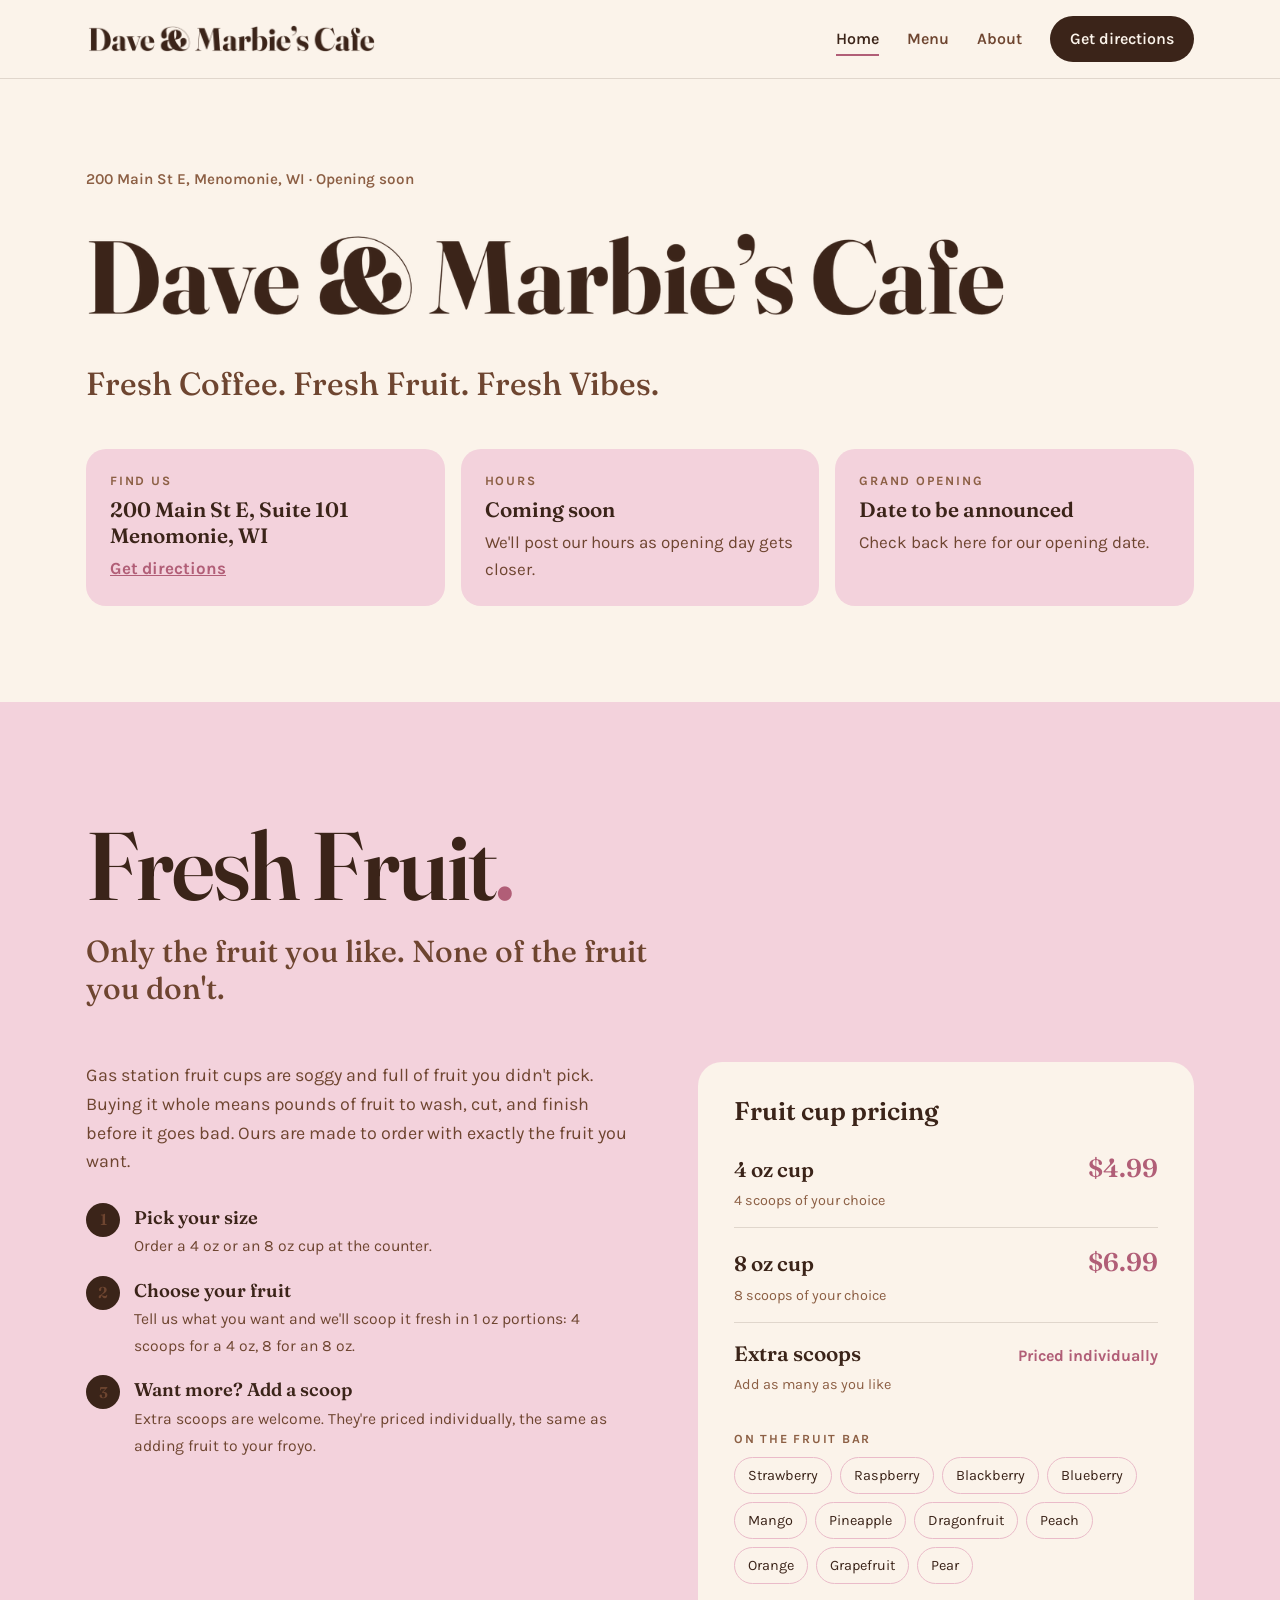
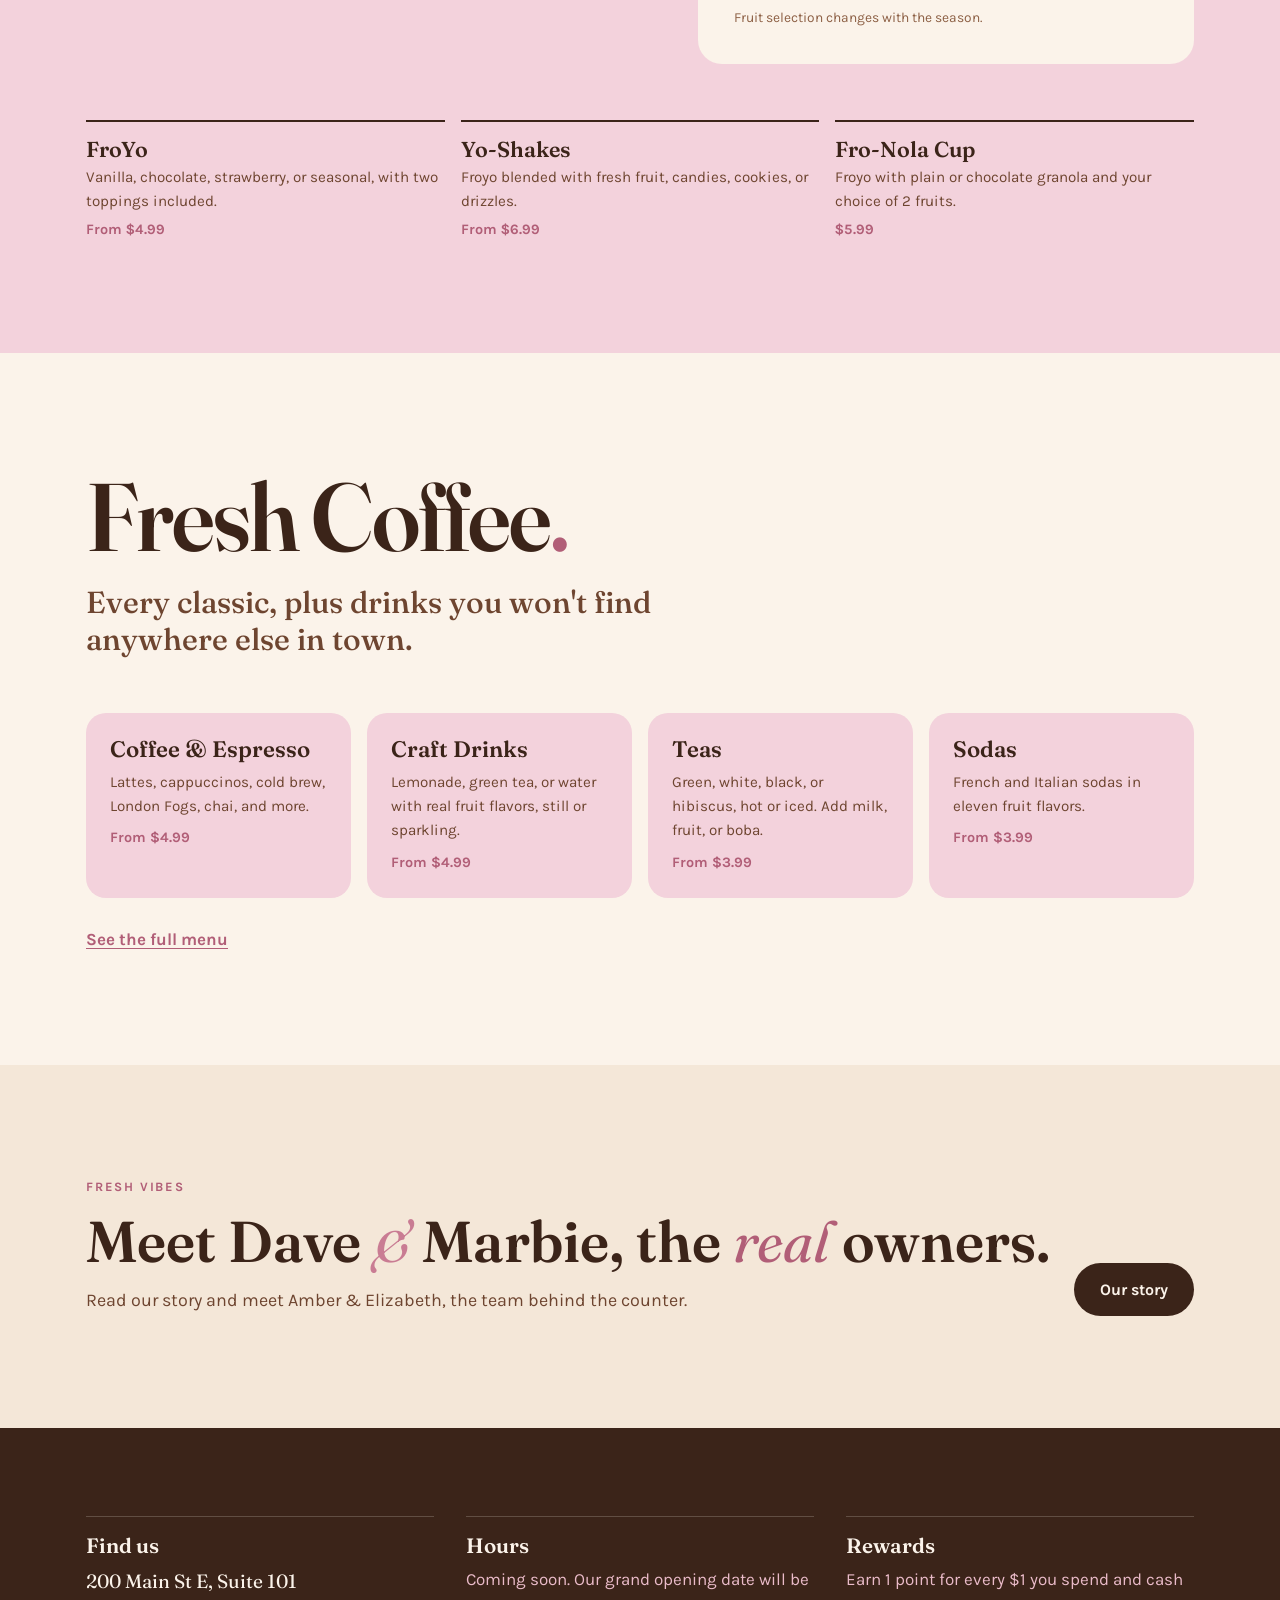
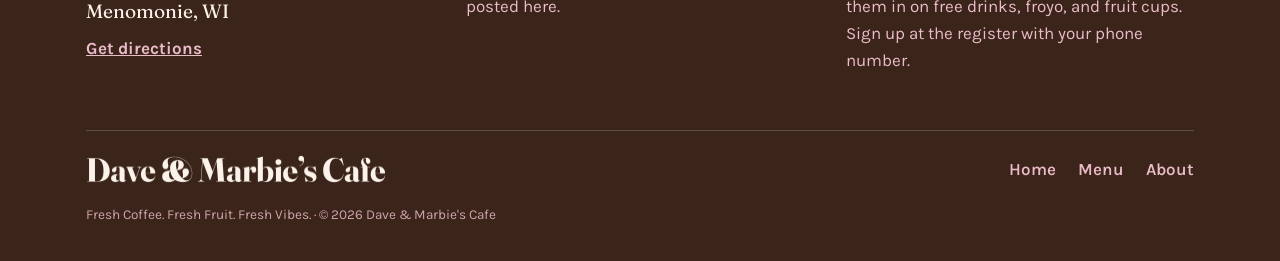
<file: index.html>
<!DOCTYPE html>
<html lang="en">
<head>
<meta charset="UTF-8">
<meta name="color-scheme" content="light only">
<meta name="viewport" content="width=device-width, initial-scale=1.0, viewport-fit=cover">
<title>Dave &amp; Marbie's Cafe</title>
<meta name="description" content="Dave &amp; Marbie's Cafe: fresh coffee, made-to-order fruit cups, froyo, and craft drinks at 200 Main St E, Menomonie, WI.">
<link rel="preconnect" href="https://fonts.googleapis.com">
<link rel="preconnect" href="https://fonts.gstatic.com" crossorigin>
<link href="https://fonts.googleapis.com/css2?family=Fraunces:opsz,wght@9..144,400;9..144,500;9..144,600;9..144,700&family=Karla:wght@400;500;600;700&display=swap" rel="stylesheet">
<link rel="stylesheet" href="styles.css">
</head>
<body>
<nav class="nav" aria-label="Main">
  <div class="wrap">
    <a class="logo-link" href="index.html" aria-label="Dave &amp; Marbie's Cafe home"><span class="logo logo-nav" role="img" aria-label="Dave &amp; Marbie's Cafe"></span></a>
    <ul class="nav-links"><li><a href="index.html" aria-current="page">Home</a></li><li><a href="menu.html">Menu</a></li><li><a href="about.html">About</a></li><li><a class="nav-cta" href="https://www.google.com/maps/search/?api=1&amp;query=200+Main+St+E+Suite+101+Menomonie+WI" target="_blank" rel="noopener">Get directions</a></li></ul>
    <button class="menu-btn" id="menuBtn" type="button" aria-label="Open menu" aria-controls="drawer" aria-expanded="false"><span></span></button>
  </div>
</nav>
<div class="scrim" id="scrim" hidden></div>
<aside class="drawer" id="drawer" aria-label="Site menu" hidden>
  <div class="drawer-top"><span class="eyebrow">Menu</span><button class="close-btn" id="closeBtn" type="button" aria-label="Close menu">&times;</button></div>
  <ul class="drawer-links"><li><a href="index.html" aria-current="page">Home</a></li><li><a href="menu.html">Menu</a></li><li><a href="about.html">About</a></li></ul>
  <div class="drawer-info"><b>200 Main St E, Suite 101</b><span>Menomonie, WI · Opening soon</span></div>
  <a class="nav-cta" href="https://www.google.com/maps/search/?api=1&amp;query=200+Main+St+E+Suite+101+Menomonie+WI" target="_blank" rel="noopener">Get directions</a>
</aside>
<main>
<header class="hero">
  <div class="wrap">
    <p class="where">200 Main St E, Menomonie, WI · Opening soon</p>
    <h1><span class="logo logo-hero" role="img" aria-label="Dave &amp; Marbie's Cafe"></span></h1>
    <p class="tagline">Fresh Coffee. Fresh Fruit. Fresh Vibes.</p>
    <div class="info-strip">
      <div class="info-card">
        <span class="eyebrow">Find us</span>
        <p class="big">200 Main St E, Suite 101<br>Menomonie, WI</p>
        <a href="https://www.google.com/maps/search/?api=1&amp;query=200+Main+St+E+Suite+101+Menomonie+WI" target="_blank" rel="noopener">Get directions</a>
      </div>
      <div class="info-card">
        <span class="eyebrow">Hours</span>
        <p class="big">Coming soon</p>
        <p>We'll post our hours as opening day gets closer.</p>
      </div>
      <div class="info-card">
        <span class="eyebrow">Grand opening</span>
        <p class="big">Date to be announced</p>
        <p>Check back here for our opening date.</p>
      </div>
    </div>
  </div>
</header>

<section class="band blush" id="fruit">
  <div class="wrap">
    <div class="fresh">
      <h2>Fresh Fruit<span class="dot">.</span></h2>
      <p class="sub">Only the fruit you like. None of the fruit you don't.</p>
    </div>
    <div class="fruit-grid">
      <div class="fruit-copy">
        <p class="lede">Gas station fruit cups are soggy and full of fruit you didn't pick. Buying it whole means pounds of fruit to wash, cut, and finish before it goes bad. Ours are made to order with exactly the fruit you want.</p>
        <ol class="steps">
          <li><span class="step-n">1</span><div><b>Pick your size</b><span>Order a 4 oz or an 8 oz cup at the counter.</span></div></li>
          <li><span class="step-n">2</span><div><b>Choose your fruit</b><span>Tell us what you want and we'll scoop it fresh in 1 oz portions: 4 scoops for a 4 oz, 8 for an 8 oz.</span></div></li>
          <li><span class="step-n">3</span><div><b>Want more? Add a scoop</b><span>Extra scoops are welcome. They're priced individually, the same as adding fruit to your froyo.</span></div></li>
        </ol>
      </div>
      <div class="price-card">
        <h3>Fruit cup pricing</h3>
        <div>
          <div class="price-row"><div><b>4 oz cup</b><small>4 scoops of your choice</small></div><span class="amt">$4.99</span></div>
          <div class="price-row"><div><b>8 oz cup</b><small>8 scoops of your choice</small></div><span class="amt">$6.99</span></div>
          <div class="price-row"><div><b>Extra scoops</b><small>Add as many as you like</small></div><span class="amt sm">Priced individually</span></div>
        </div>
        <div>
          <h4 class="chips-h">On the fruit bar</h4>
          <div class="chips"><span>Strawberry</span><span>Raspberry</span><span>Blackberry</span><span>Blueberry</span><span>Mango</span><span>Pineapple</span><span>Dragonfruit</span><span>Peach</span><span>Orange</span><span>Grapefruit</span><span>Pear</span></div>
        </div>
        <p class="fine">Fruit selection changes with the season.</p>
      </div>
    </div>
    <div class="more">
      <div><h4>FroYo</h4><p>Vanilla, chocolate, strawberry, or seasonal, with two toppings included.</p><span class="p">From $4.99</span></div>
      <div><h4>Yo-Shakes</h4><p>Froyo blended with fresh fruit, candies, cookies, or drizzles.</p><span class="p">From $6.99</span></div>
      <div><h4>Fro-Nola Cup</h4><p>Froyo with plain or chocolate granola and your choice of 2 fruits.</p><span class="p">$5.99</span></div>
    </div>
  </div>
</section>

<section class="band" id="coffee">
  <div class="wrap">
    <div class="fresh">
      <h2>Fresh Coffee<span class="dot">.</span></h2>
      <p class="sub">Every classic, plus drinks you won't find anywhere else in town.</p>
    </div>
    <div class="coffee-grid">
      <div class="drink"><h4>Coffee &amp; Espresso</h4><p>Lattes, cappuccinos, cold brew, London Fogs, chai, and more.</p><span class="p">From $4.99</span></div>
      <div class="drink"><h4>Craft Drinks</h4><p>Lemonade, green tea, or water with real fruit flavors, still or sparkling.</p><span class="p">From $4.99</span></div>
      <div class="drink"><h4>Teas</h4><p>Green, white, black, or hibiscus, hot or iced. Add milk, fruit, or boba.</p><span class="p">From $3.99</span></div>
      <div class="drink"><h4>Sodas</h4><p>French and Italian sodas in eleven fruit flavors.</p><span class="p">From $3.99</span></div>
    </div>
    <p class="section-foot"><a class="text-link" href="menu.html">See the full menu</a></p>
  </div>
</section>

<section class="band deep">
  <div class="wrap teaser">
    <div style="display:grid;gap:14px">
      <span class="eyebrow">Fresh Vibes</span>
      <h2>Meet Dave <span class="amp">&amp;</span> Marbie, the <i>real</i> owners.</h2>
      <p class="lede">Read our story and meet Amber &amp; Elizabeth, the team behind the counter.</p>
    </div>
    <a class="btn" href="about.html">Our story</a>
  </div>
</section>
</main>
<footer class="site-foot">
  <div class="wrap">
    <div class="foot-grid">
      <div><h3>Find us</h3><p class="big">200 Main St E, Suite 101<br>Menomonie, WI</p><a href="https://www.google.com/maps/search/?api=1&amp;query=200+Main+St+E+Suite+101+Menomonie+WI" target="_blank" rel="noopener">Get directions</a></div>
      <div><h3>Hours</h3><p>Coming soon. Our grand opening date will be posted here.</p></div>
      <div><h3>Rewards</h3><p>Earn 1 point for every $1 you spend and cash them in on free drinks, froyo, and fruit cups. Sign up at the register with your phone number.</p></div>
    </div>
    <div class="foot-bottom">
      <span class="logo logo-foot" role="img" aria-label="Dave &amp; Marbie's Cafe"></span>
      <ul class="foot-links"><li><a href="index.html">Home</a></li><li><a href="menu.html">Menu</a></li><li><a href="about.html">About</a></li></ul>
      <small>Fresh Coffee. Fresh Fruit. Fresh Vibes. · © 2026 Dave &amp; Marbie's Cafe</small>
    </div>
  </div>
</footer>
<script src="site.js"></script>
</body>
</html>
</file>
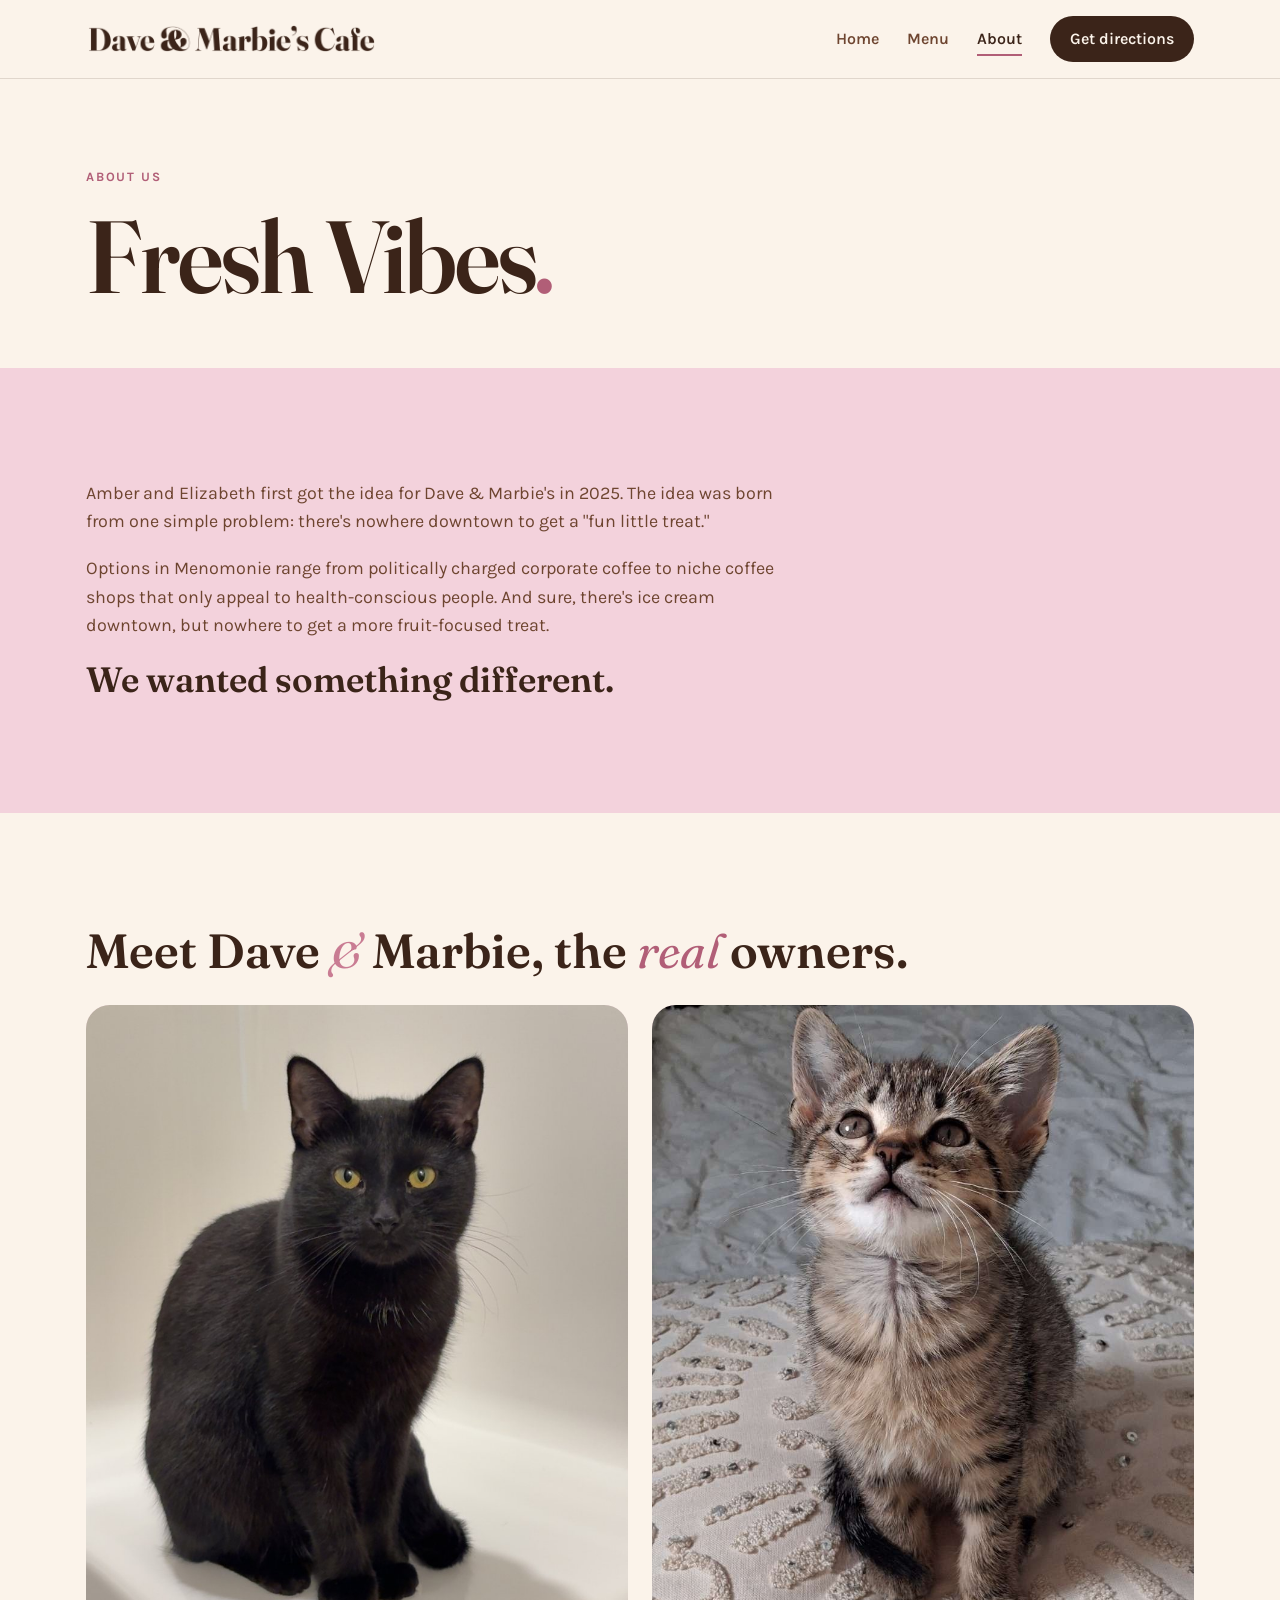
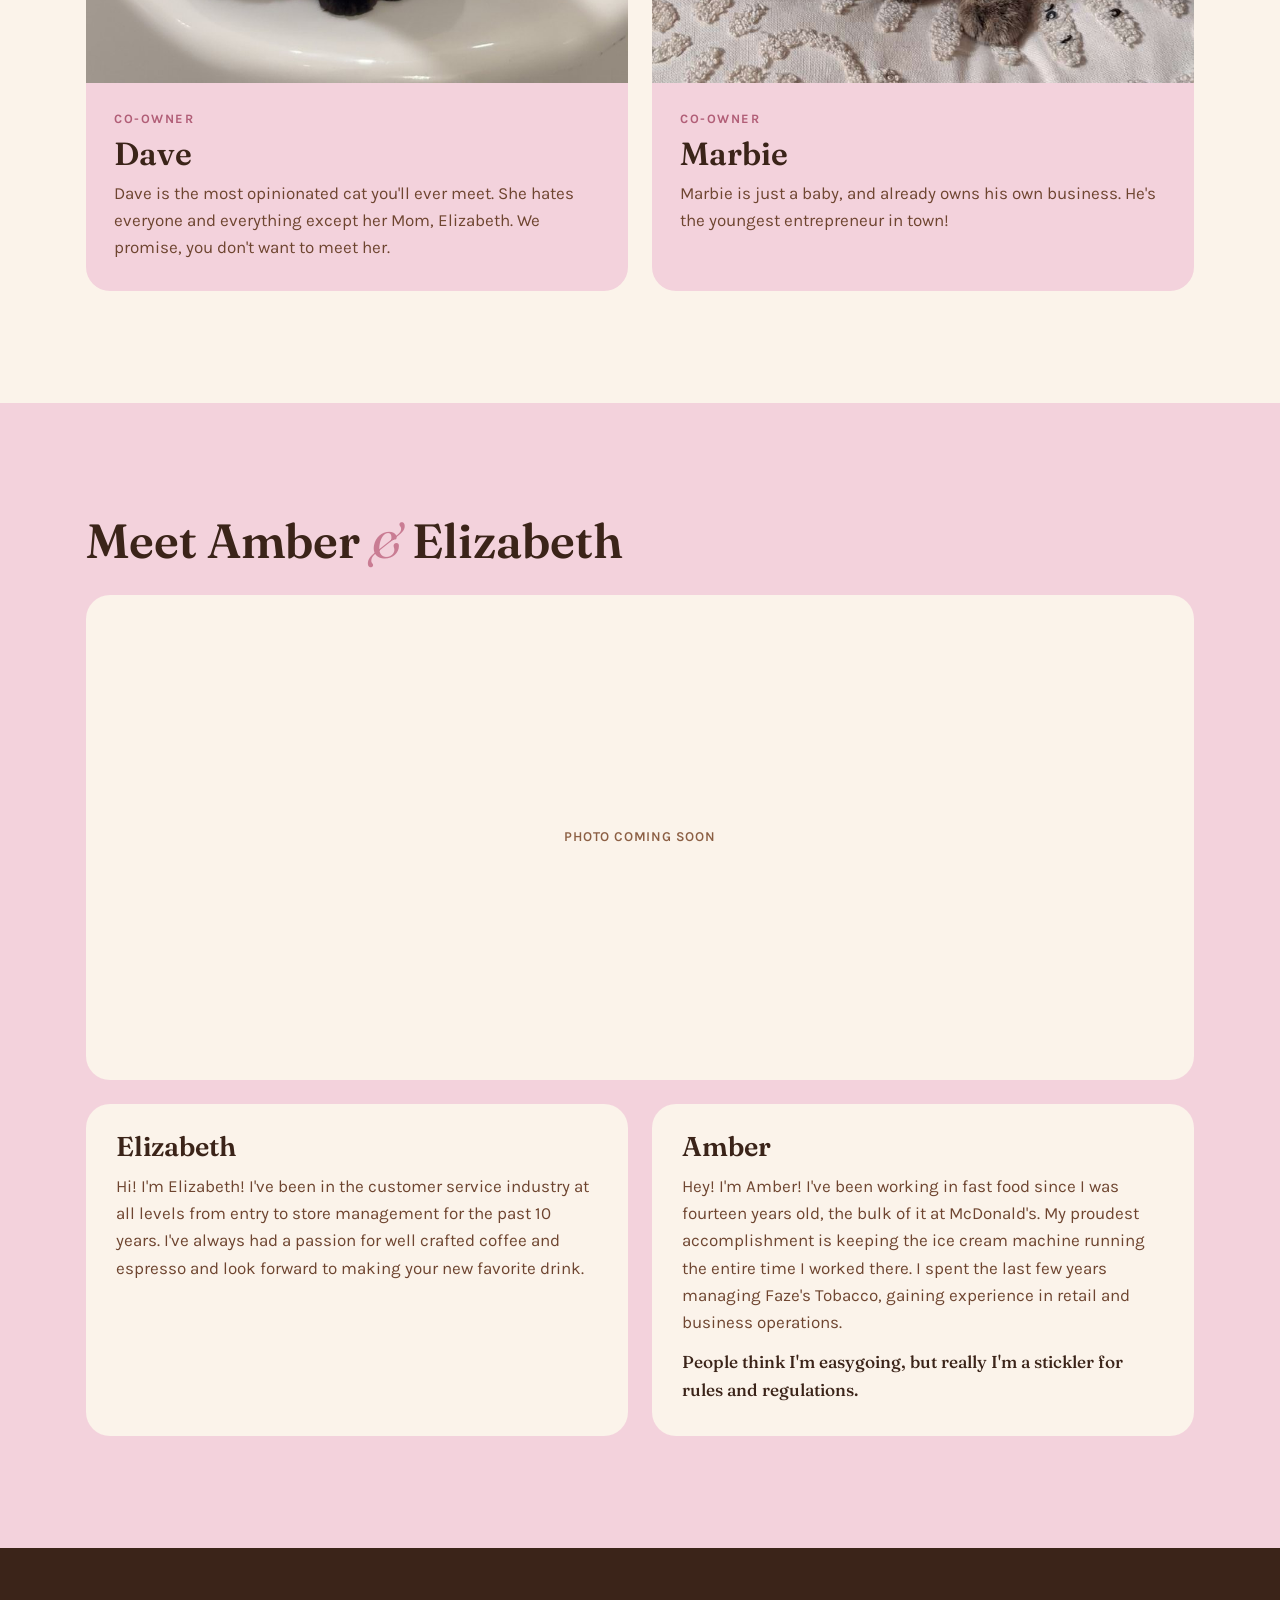
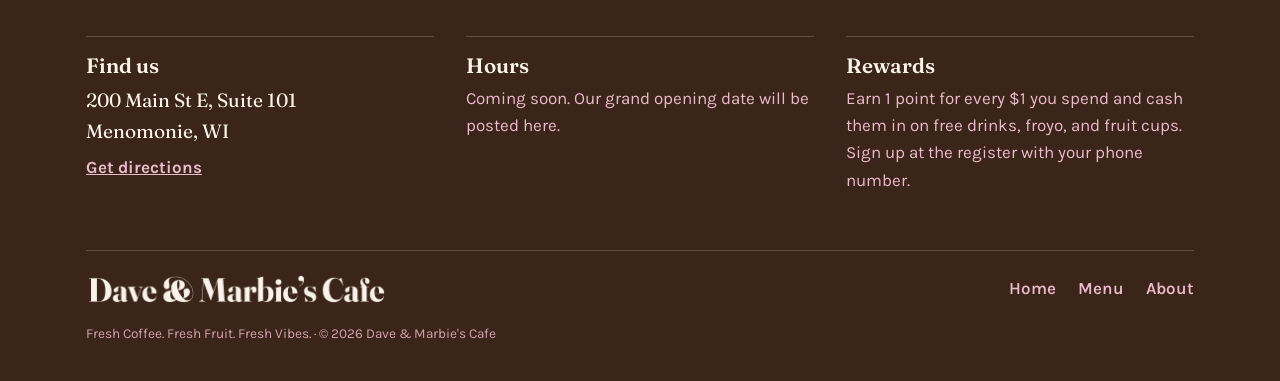
<file: about.html>
<!DOCTYPE html>
<html lang="en">
<head>
<meta charset="UTF-8">
<meta name="color-scheme" content="light only">
<meta name="viewport" content="width=device-width, initial-scale=1.0, viewport-fit=cover">
<title>About | Dave &amp; Marbie's Cafe</title>
<meta name="description" content="Meet Dave and Marbie, the real owners of Dave &amp; Marbie's Cafe, and Amber and Elizabeth, the team behind the counter.">
<link rel="preconnect" href="https://fonts.googleapis.com">
<link rel="preconnect" href="https://fonts.gstatic.com" crossorigin>
<link href="https://fonts.googleapis.com/css2?family=Fraunces:opsz,wght@9..144,400;9..144,500;9..144,600;9..144,700&family=Karla:wght@400;500;600;700&display=swap" rel="stylesheet">
<link rel="stylesheet" href="styles.css">
</head>
<body>
<nav class="nav" aria-label="Main">
  <div class="wrap">
    <a class="logo-link" href="index.html" aria-label="Dave &amp; Marbie's Cafe home"><span class="logo logo-nav" role="img" aria-label="Dave &amp; Marbie's Cafe"></span></a>
    <ul class="nav-links"><li><a href="index.html">Home</a></li><li><a href="menu.html">Menu</a></li><li><a href="about.html" aria-current="page">About</a></li><li><a class="nav-cta" href="https://www.google.com/maps/search/?api=1&amp;query=200+Main+St+E+Suite+101+Menomonie+WI" target="_blank" rel="noopener">Get directions</a></li></ul>
    <button class="menu-btn" id="menuBtn" type="button" aria-label="Open menu" aria-controls="drawer" aria-expanded="false"><span></span></button>
  </div>
</nav>
<div class="scrim" id="scrim" hidden></div>
<aside class="drawer" id="drawer" aria-label="Site menu" hidden>
  <div class="drawer-top"><span class="eyebrow">Menu</span><button class="close-btn" id="closeBtn" type="button" aria-label="Close menu">&times;</button></div>
  <ul class="drawer-links"><li><a href="index.html">Home</a></li><li><a href="menu.html">Menu</a></li><li><a href="about.html" aria-current="page">About</a></li></ul>
  <div class="drawer-info"><b>200 Main St E, Suite 101</b><span>Menomonie, WI · Opening soon</span></div>
  <a class="nav-cta" href="https://www.google.com/maps/search/?api=1&amp;query=200+Main+St+E+Suite+101+Menomonie+WI" target="_blank" rel="noopener">Get directions</a>
</aside>
<main>
<header class="page-hero">
  <div class="wrap">
    <span class="eyebrow">About us</span>
    <h1>Fresh Vibes<span class="dot">.</span></h1>
  </div>
</header>

<section class="band blush">
  <div class="wrap">
    <div class="story">
      <p>Amber and Elizabeth first got the idea for Dave &amp; Marbie's in 2025. The idea was born from one simple problem: there's nowhere downtown to get a "fun little treat."</p>
      <p>Options in Menomonie range from politically charged corporate coffee to niche coffee shops that only appeal to health-conscious people. And sure, there's ice cream downtown, but nowhere to get a more fruit-focused treat.</p>
      <p class="kicker">We wanted something different.</p>
    </div>
  </div>
</section>

<section class="band">
  <div class="wrap">
    <h2 class="block-title">Meet Dave <span class="amp">&amp;</span> Marbie, the <i>real</i> owners.</h2>
    <div class="duo">
      <article class="person">
        <div class="photo"><img src="dave.jpg" alt="Dave, a black cat with yellow eyes" width="900" height="1125" loading="lazy"></div>
        <div class="person-body">
          <span class="role">Co-Owner</span>
          <h3>Dave</h3>
          <p>Dave is the most opinionated cat you'll ever meet. She hates everyone and everything except her Mom, Elizabeth. We promise, you don't want to meet her.</p>
        </div>
      </article>
      <article class="person">
        <div class="photo"><img src="marbie.jpg" alt="Marbie, a striped tabby kitten" width="900" height="1125" loading="lazy"></div>
        <div class="person-body">
          <span class="role">Co-Owner</span>
          <h3>Marbie</h3>
          <p>Marbie is just a baby, and already owns his own business. He's the youngest entrepreneur in town!</p>
        </div>
      </article>
    </div>
  </div>
</section>

<section class="band blush">
  <div class="wrap">
    <h2 class="block-title">Meet Amber <span class="amp">&amp;</span> Elizabeth</h2>
    <div class="team-photo"><span>Photo coming soon</span></div>
    <div class="duo">
      <article class="bio">
        <h3>Elizabeth</h3>
        <p>Hi! I'm Elizabeth! I've been in the customer service industry at all levels from entry to store management for the past 10 years. I've always had a passion for well crafted coffee and espresso and look forward to making your new favorite drink.</p>
      </article>
      <article class="bio">
        <h3>Amber</h3>
        <p>Hey! I'm Amber! I've been working in fast food since I was fourteen years old, the bulk of it at McDonald's. My proudest accomplishment is keeping the ice cream machine running the entire time I worked there. I spent the last few years managing Faze's Tobacco, gaining experience in retail and business operations.</p>
        <p class="twist">People think I'm easygoing, but really I'm a stickler for rules and regulations.</p>
      </article>
    </div>
  </div>
</section>
</main>
<footer class="site-foot">
  <div class="wrap">
    <div class="foot-grid">
      <div><h3>Find us</h3><p class="big">200 Main St E, Suite 101<br>Menomonie, WI</p><a href="https://www.google.com/maps/search/?api=1&amp;query=200+Main+St+E+Suite+101+Menomonie+WI" target="_blank" rel="noopener">Get directions</a></div>
      <div><h3>Hours</h3><p>Coming soon. Our grand opening date will be posted here.</p></div>
      <div><h3>Rewards</h3><p>Earn 1 point for every $1 you spend and cash them in on free drinks, froyo, and fruit cups. Sign up at the register with your phone number.</p></div>
    </div>
    <div class="foot-bottom">
      <span class="logo logo-foot" role="img" aria-label="Dave &amp; Marbie's Cafe"></span>
      <ul class="foot-links"><li><a href="index.html">Home</a></li><li><a href="menu.html">Menu</a></li><li><a href="about.html">About</a></li></ul>
      <small>Fresh Coffee. Fresh Fruit. Fresh Vibes. · © 2026 Dave &amp; Marbie's Cafe</small>
    </div>
  </div>
</footer>
<script src="site.js"></script>
</body>
</html>
</file>
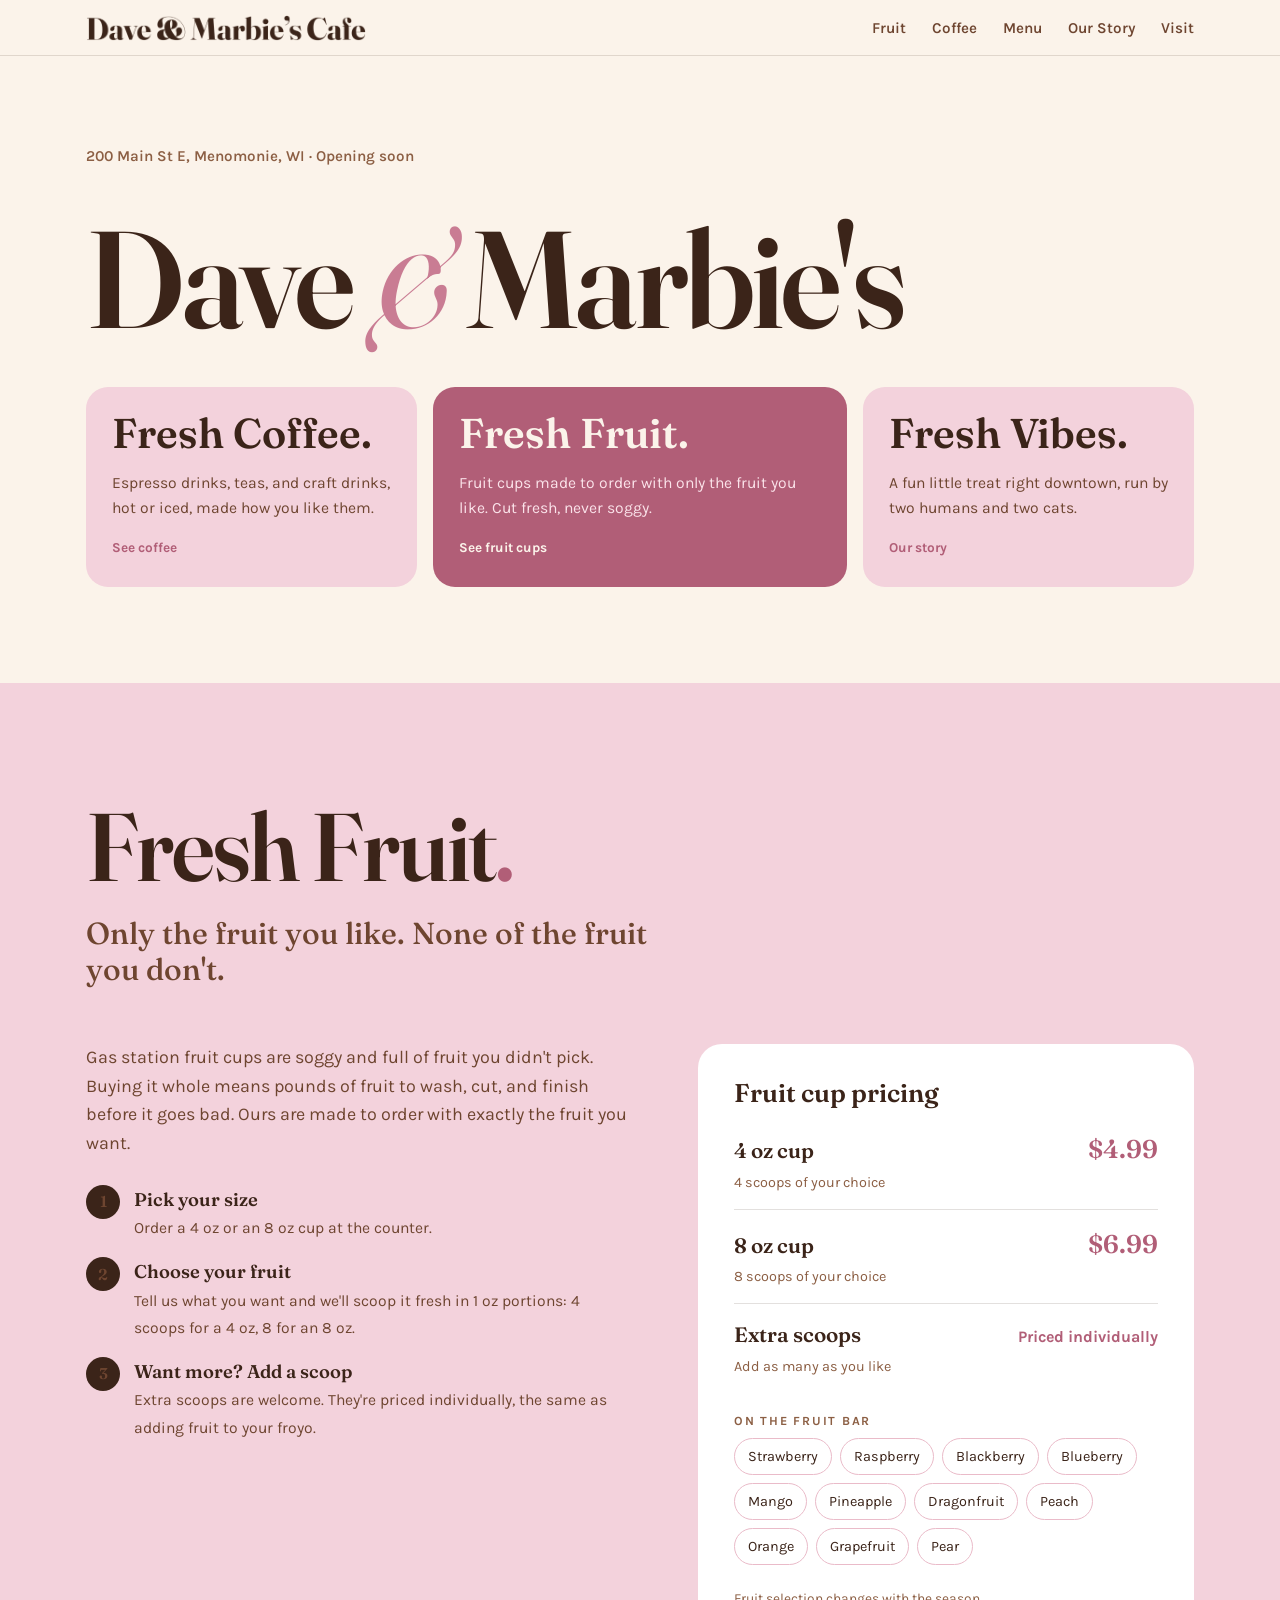
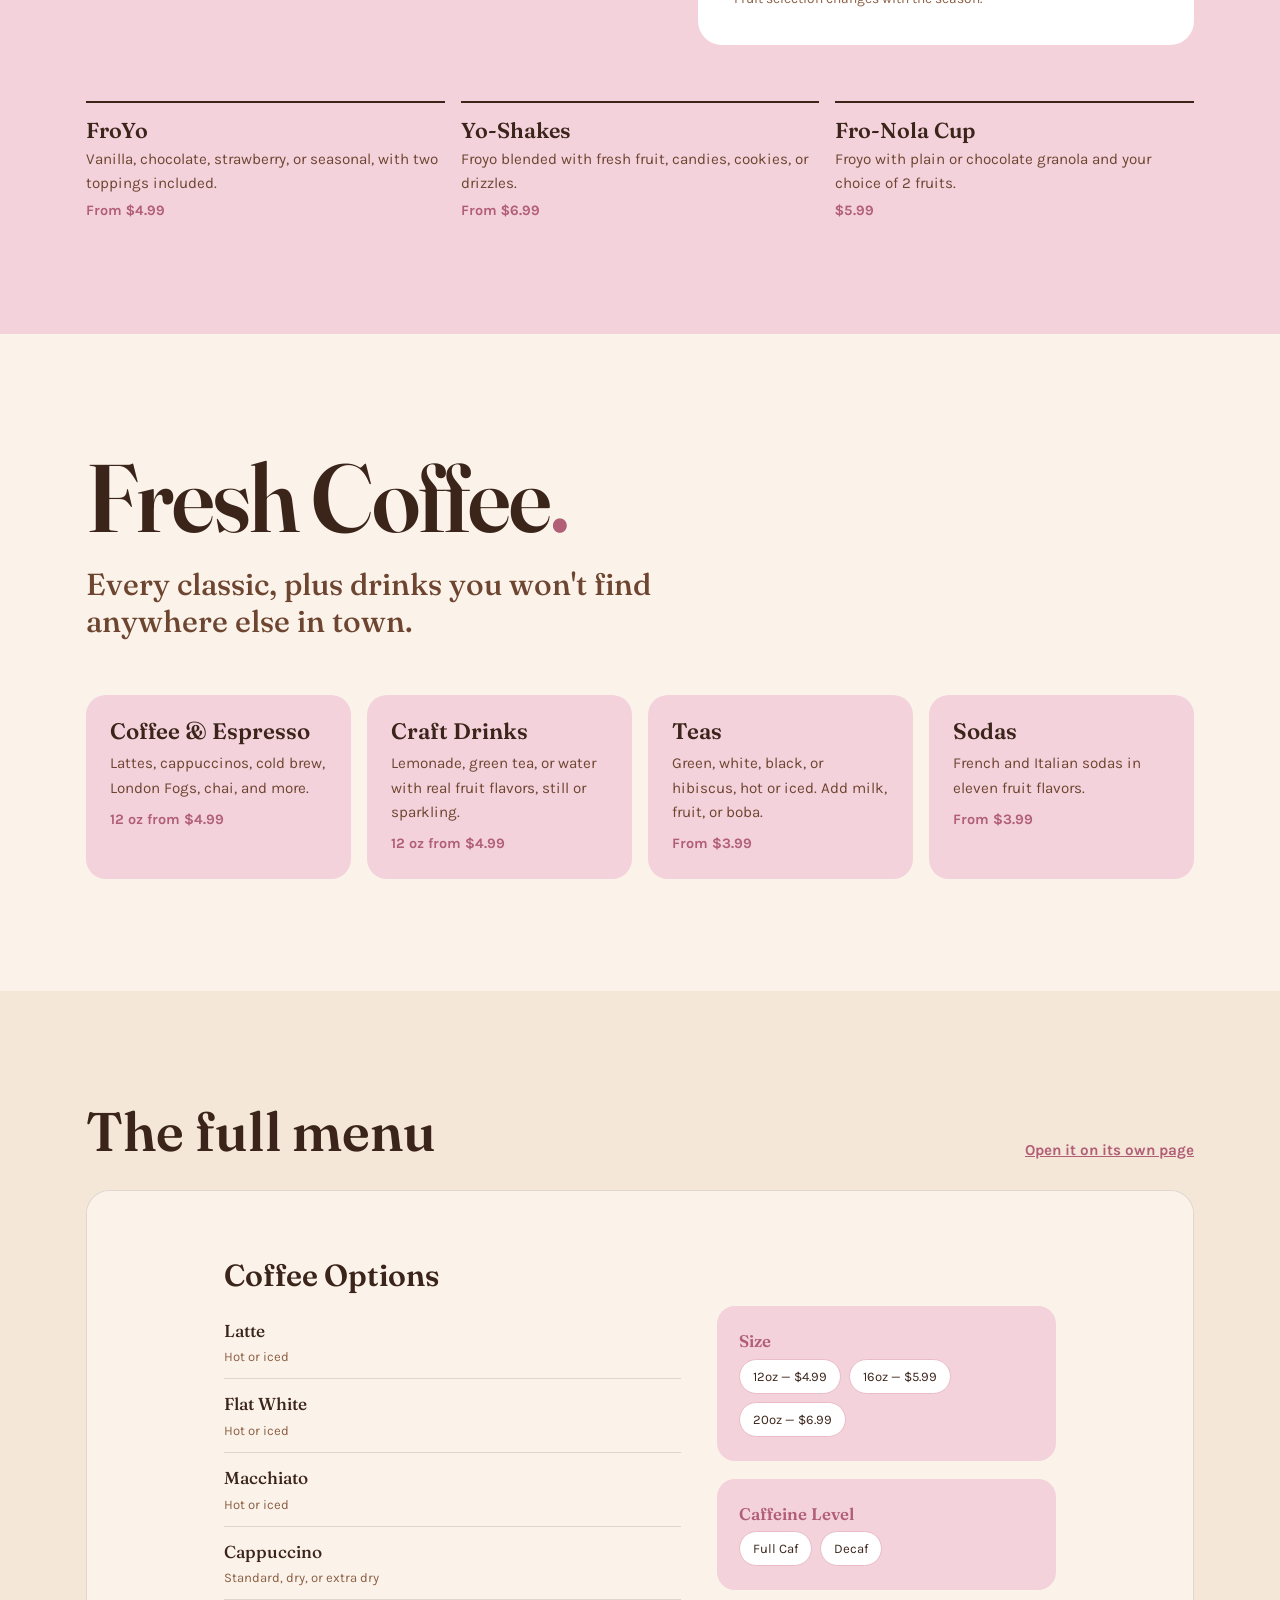
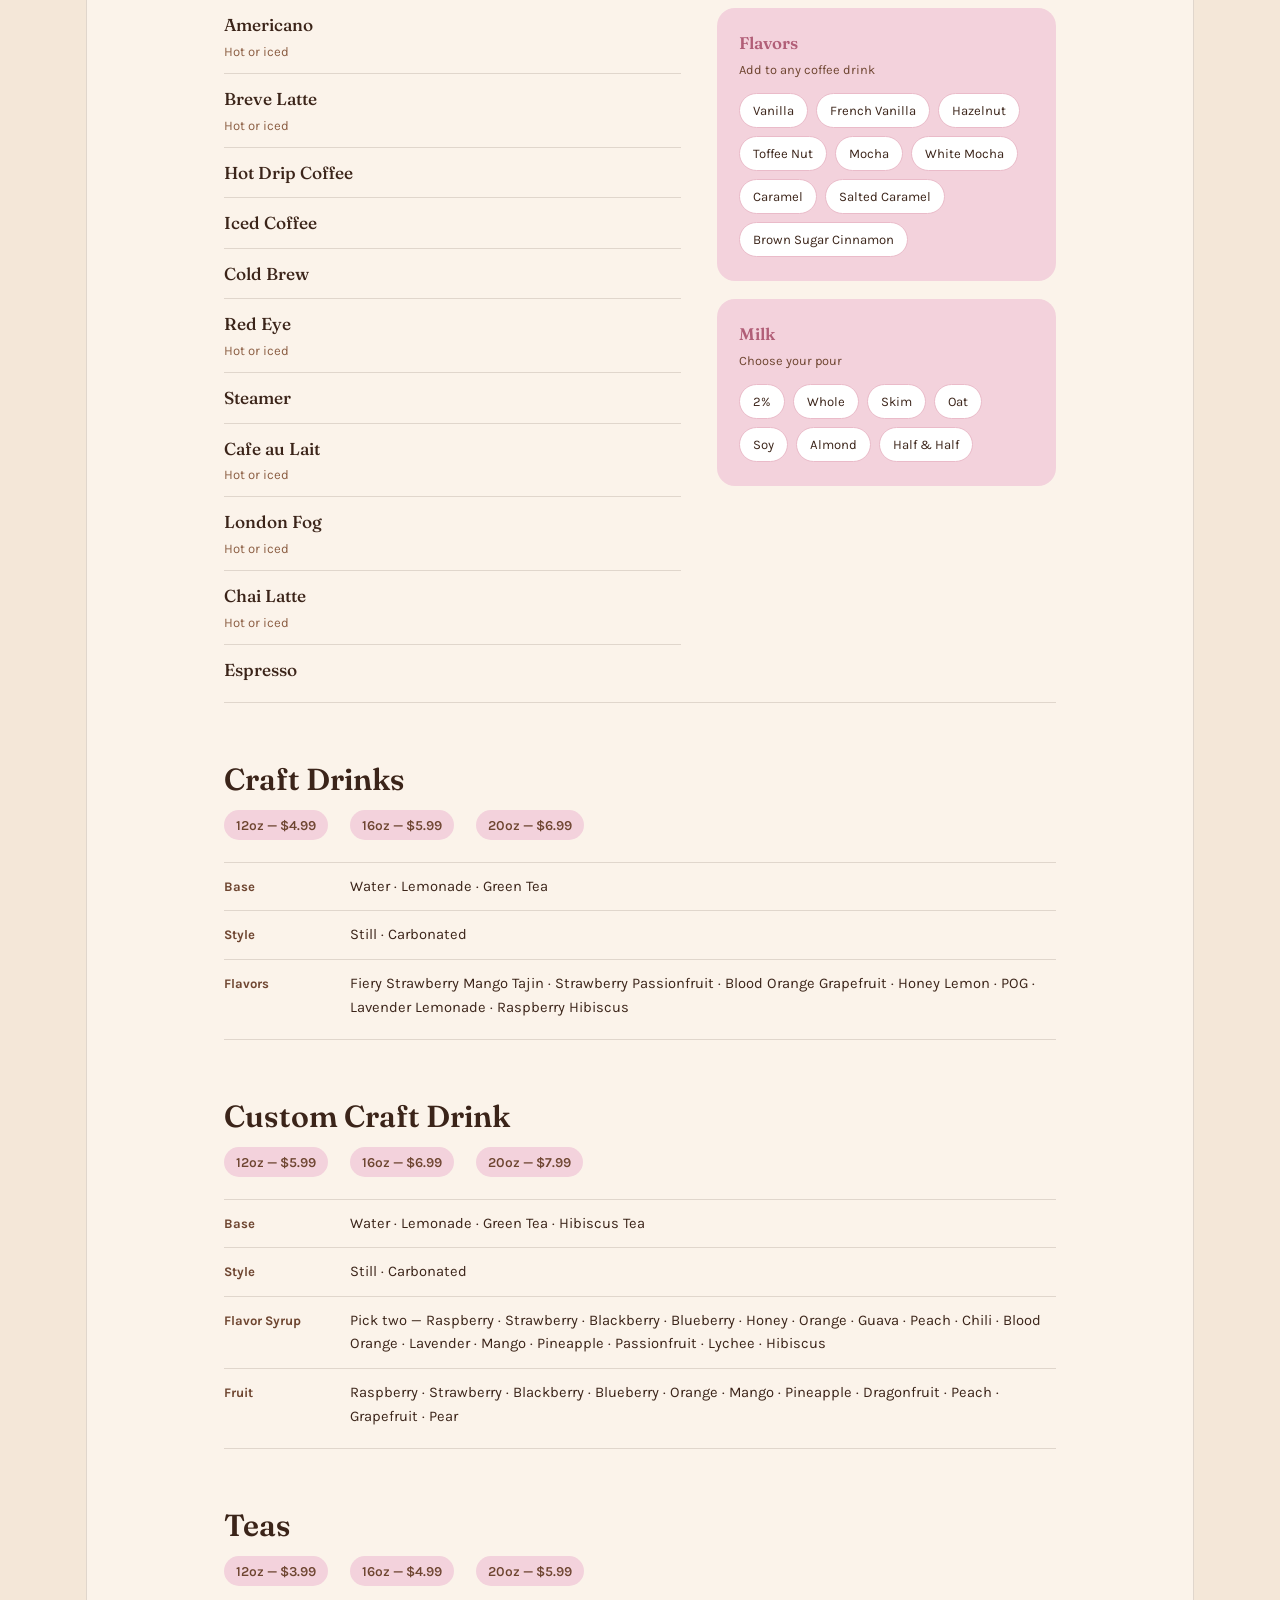
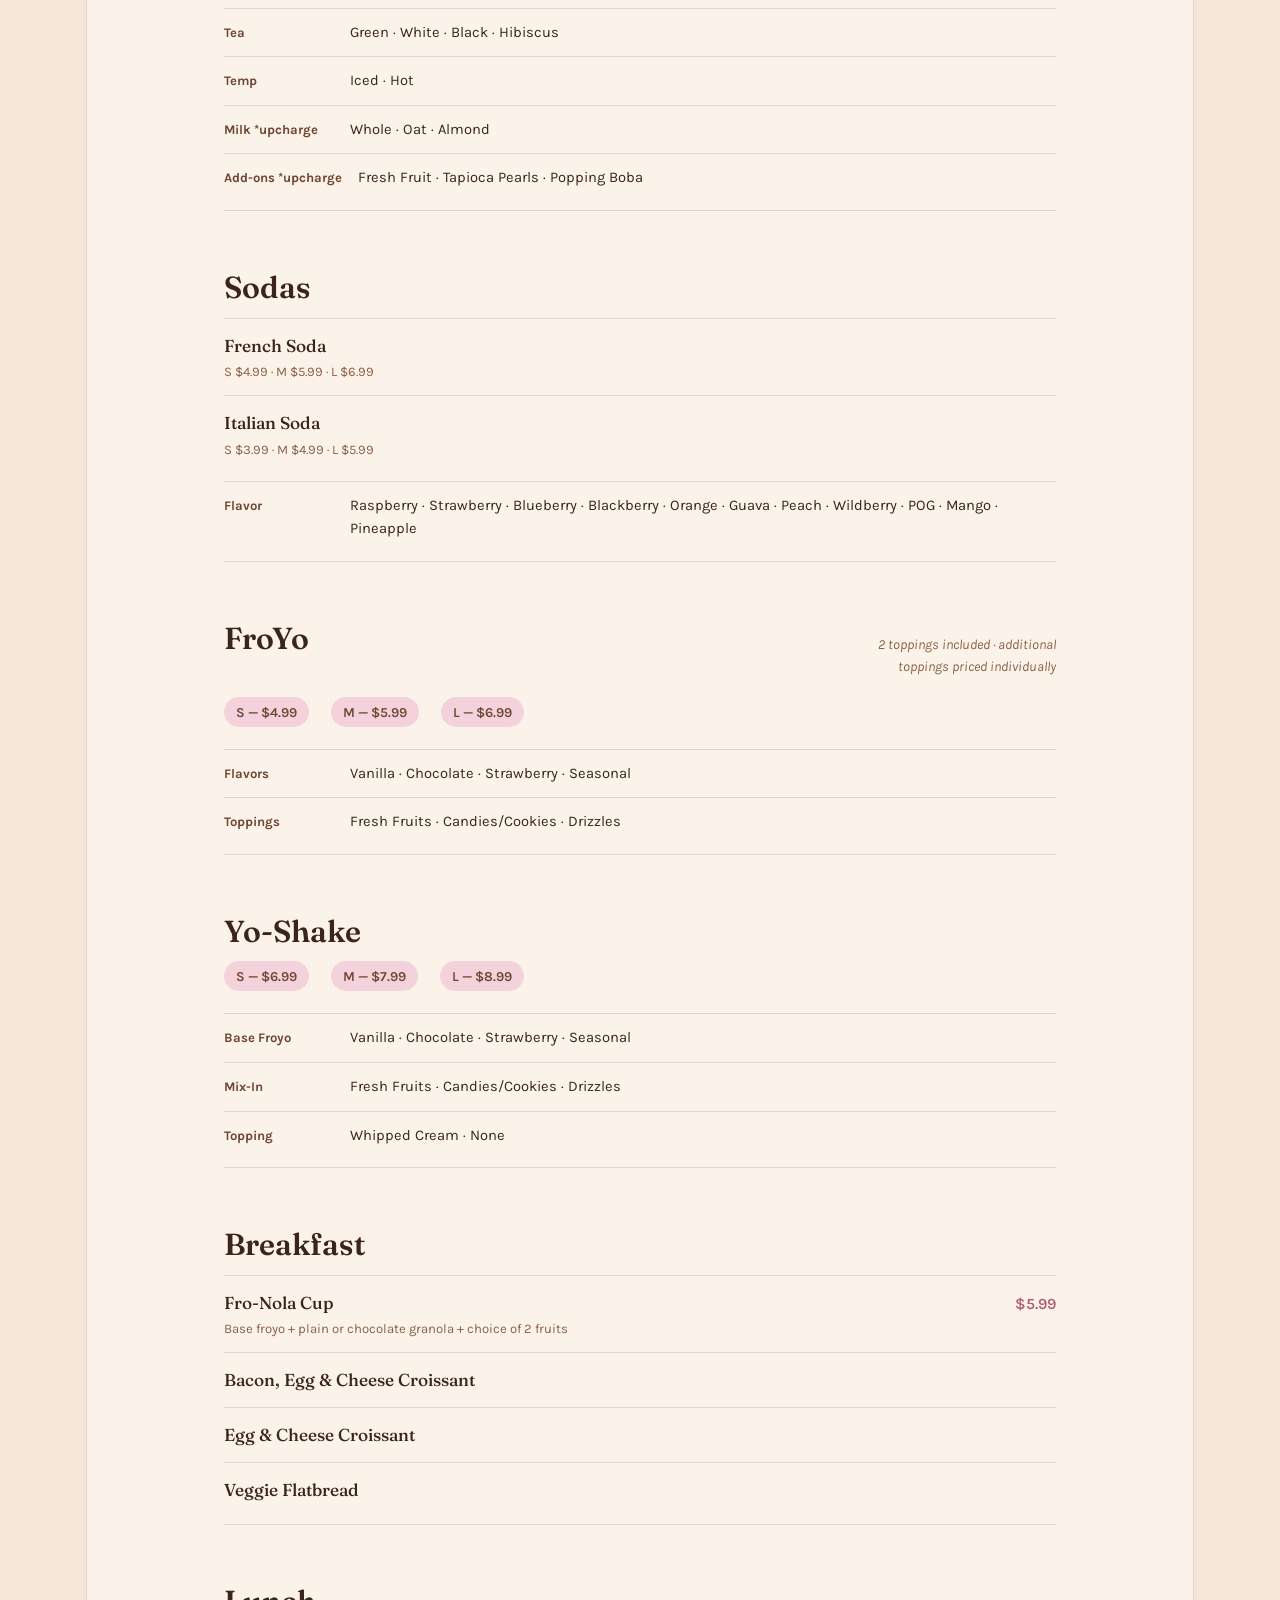
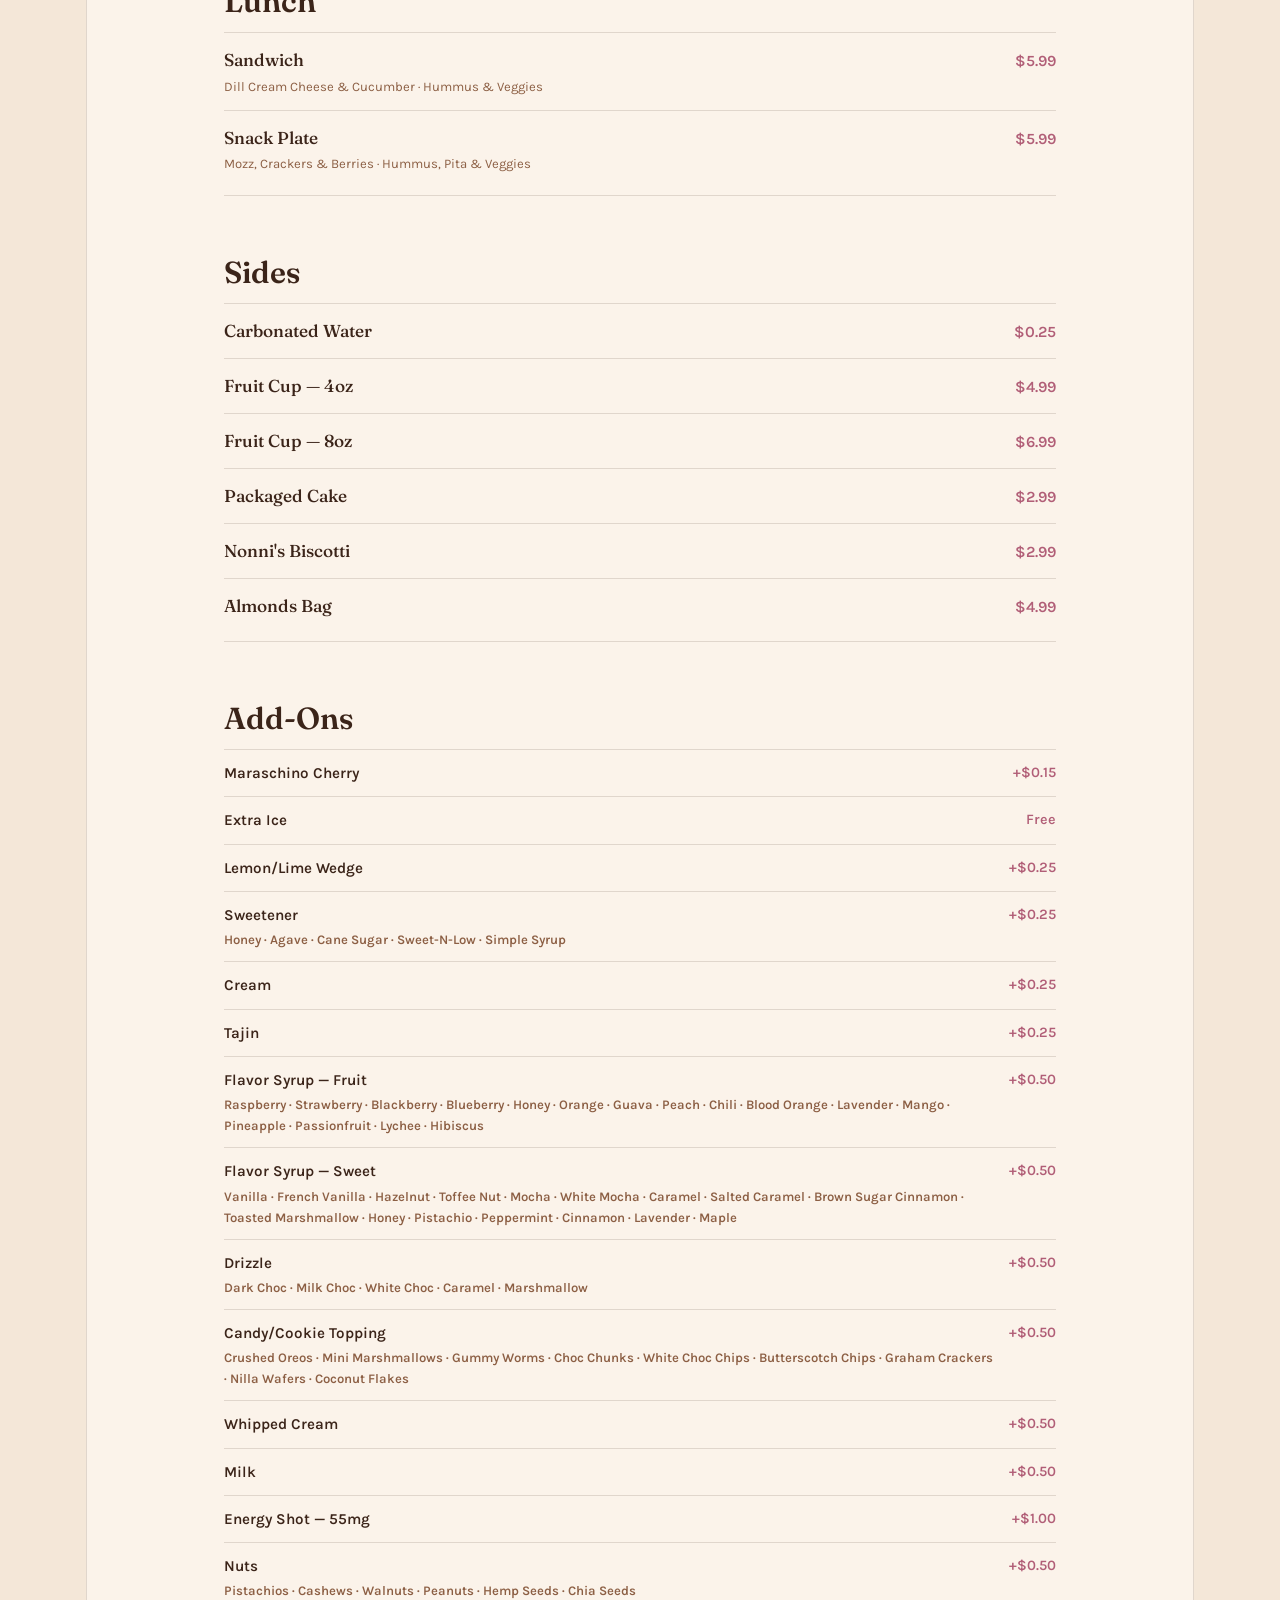
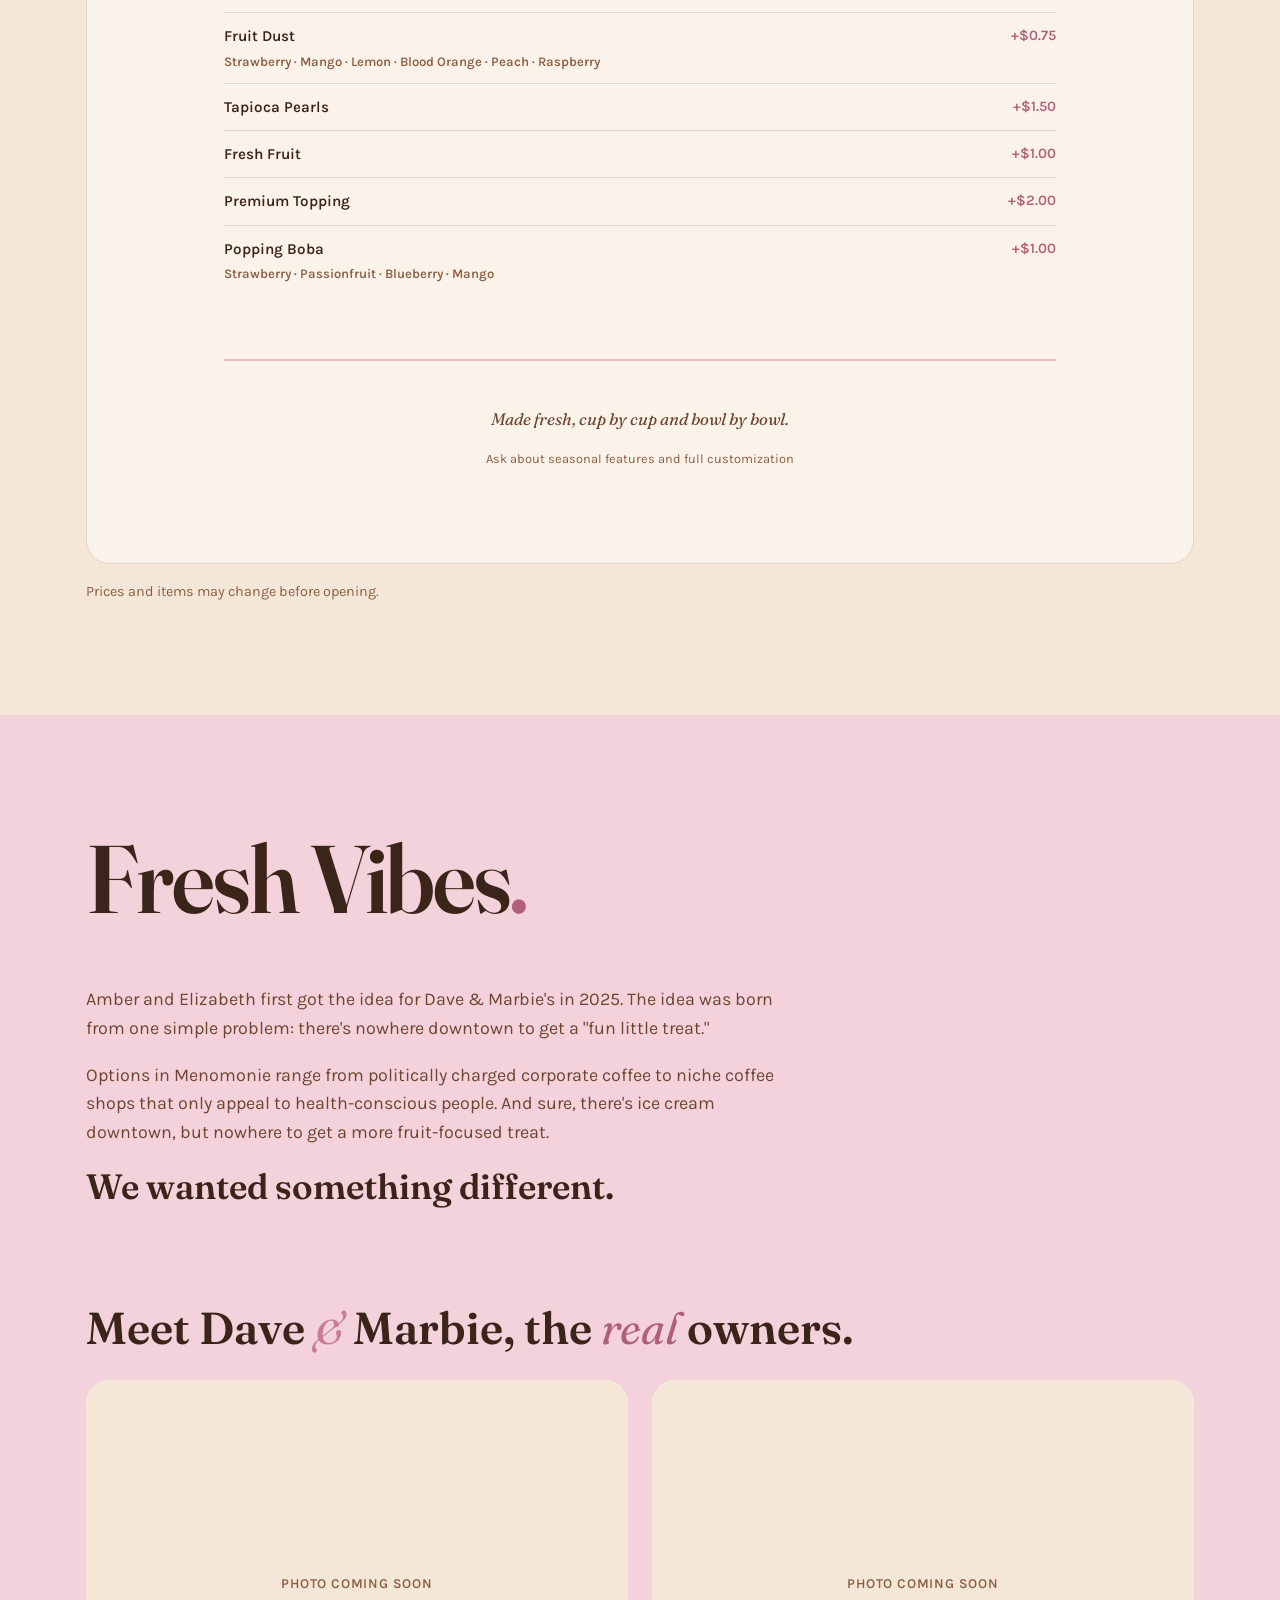
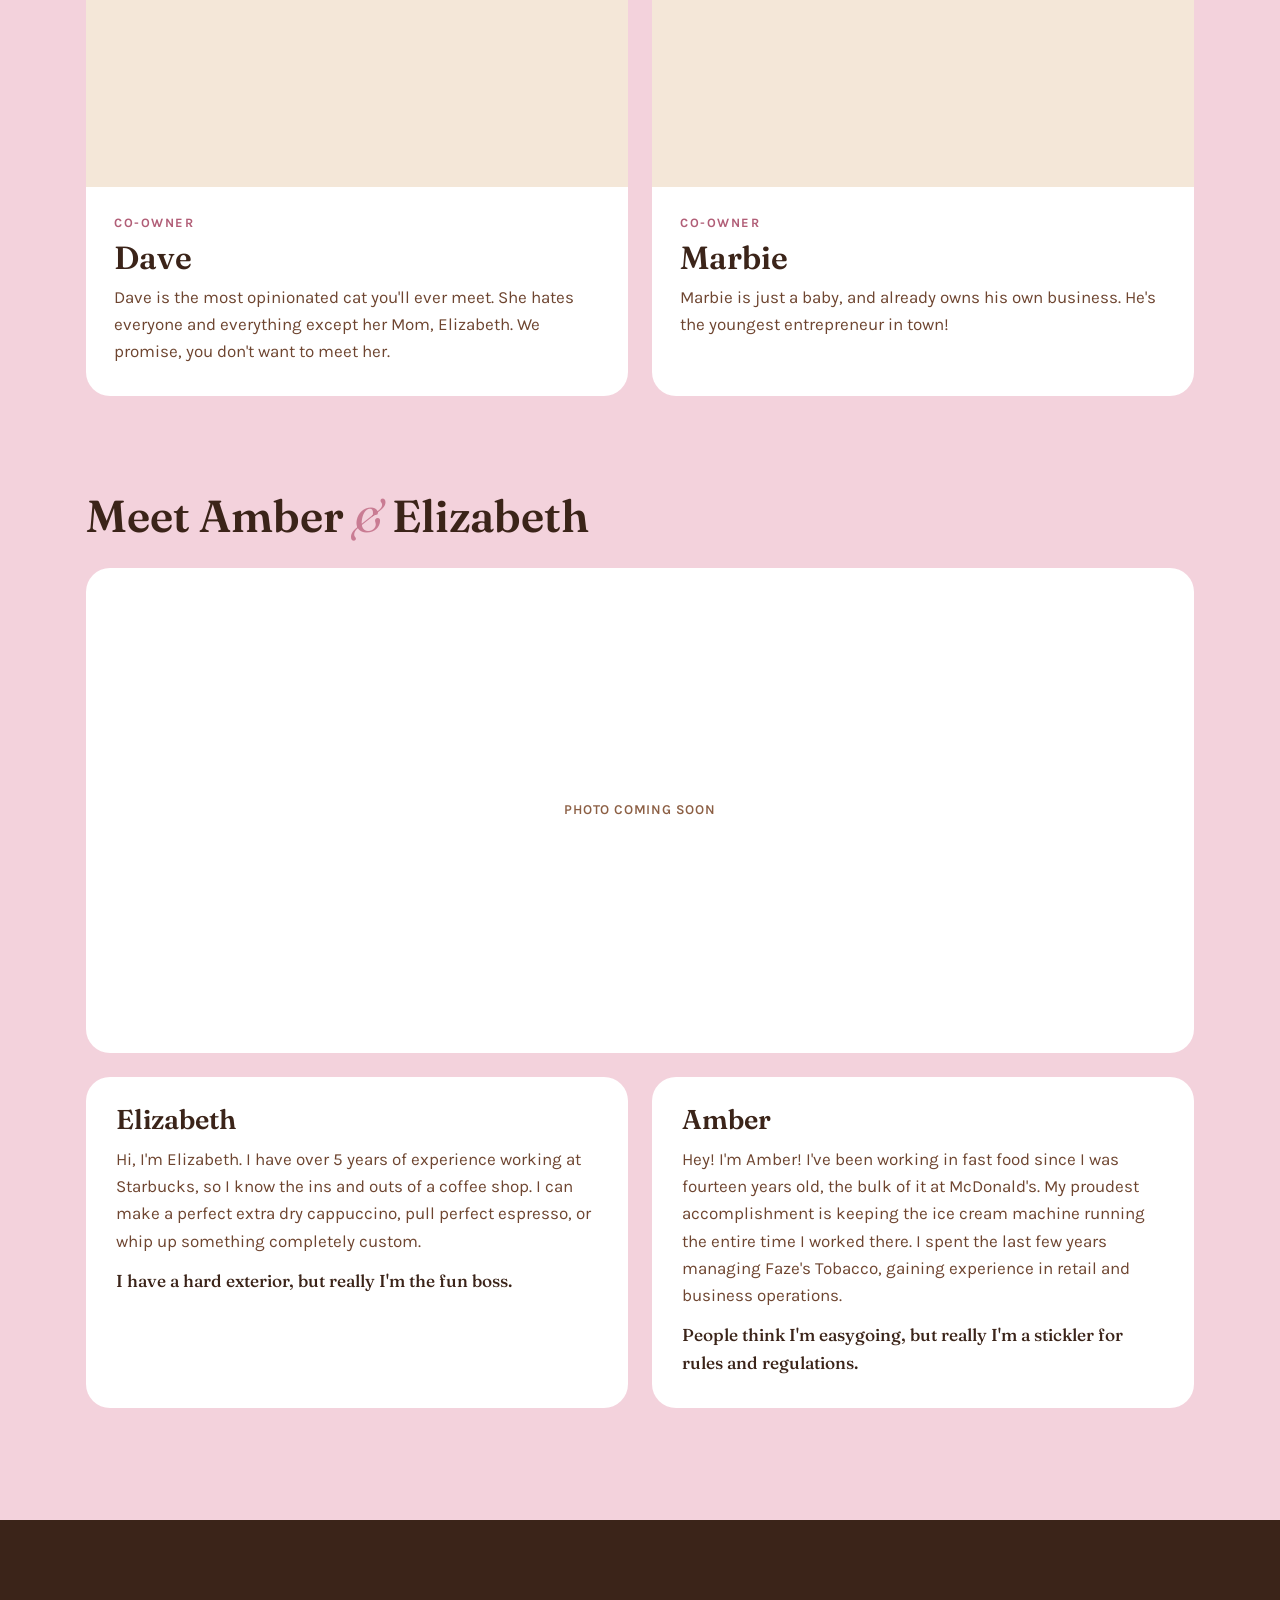
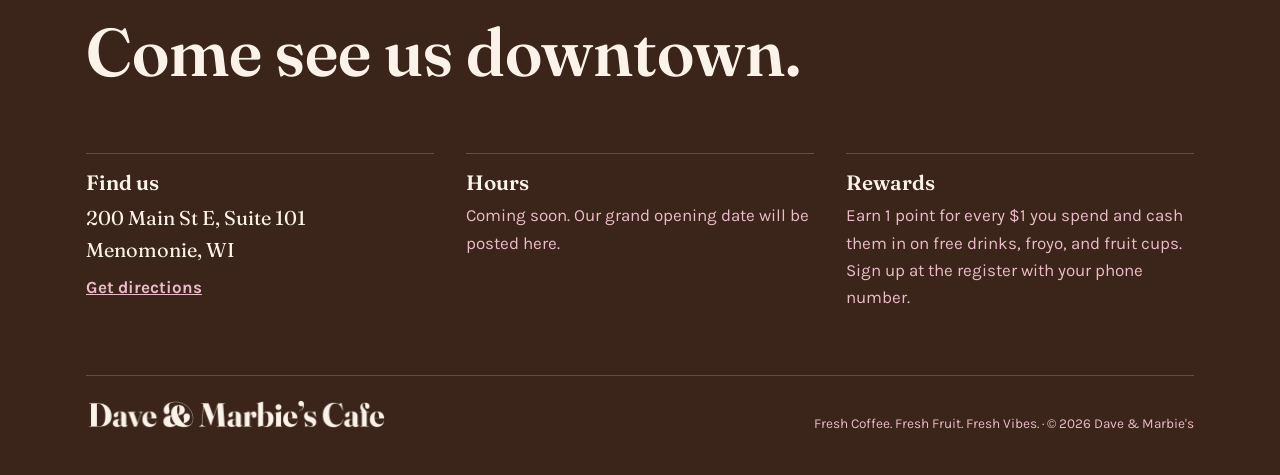
<file: index-2.html>
<!DOCTYPE html>
<html lang="en">
<head>
<meta charset="UTF-8">
<meta name="viewport" content="width=device-width, initial-scale=1.0, viewport-fit=cover">
<meta name="description" content="Dave & Marbie's Cafe: fresh coffee, made-to-order fruit cups, froyo, and craft drinks at 200 Main St E, Menomonie, WI.">
<title>Dave & Marbie's</title>
<link rel="preconnect" href="https://fonts.googleapis.com">
<link rel="preconnect" href="https://fonts.gstatic.com" crossorigin>
<link href="https://fonts.googleapis.com/css2?family=Fraunces:opsz,wght@9..144,400;9..144,500;9..144,600;9..144,700&family=Karla:wght@400;500;600;700&display=swap" rel="stylesheet">
<style>
/* Layout: the tagline is the site map. Hero = wordmark + three "Fresh" tiles; the page then runs Fresh Fruit → Fresh Coffee → Menu → Fresh Vibes → espresso visit/rewards footer. Cream and blush, type-led, no illustrations. */
:root{
  --bg:#FBF3EA;
  --bg-deep:#F4E7D8;
  --band:#F3D2DC;
  --band-deep:#EABBC9;
  --ink:#3B2419;
  --ink-soft:#6E4530;
  --muted:#8C5F44;
  --accent:#B15E77;
  --accent-soft:#C97C93;
  --dark:#3B2419;
  --dark-ink:#FBF3EA;
  --dark-sub:#EABBC9;
  --card:#FFFFFF;
  --line:rgba(59,36,25,.14);
  --display:'Fraunces', Georgia, 'Times New Roman', serif;
  --body:'Karla', system-ui, -apple-system, 'Segoe UI', sans-serif;
  --gutter-l:max(16px, env(safe-area-inset-left, 0px));
  --gutter-r:max(16px, env(safe-area-inset-right, 0px));
}
@media (prefers-color-scheme: dark){
  :root:not([data-theme="light"]){
    --bg:#24160F; --bg-deep:#2B1A12; --band:#3B2419; --band-deep:#4A2E21;
    --ink:#FBF3EA; --ink-soft:#F3D2DC; --muted:#D9B7A4;
    --accent:#EABBC9; --accent-soft:#C97C93;
    --dark:#170E0A; --dark-ink:#FBF3EA; --dark-sub:#EABBC9;
    --card:#2E1C14; --line:rgba(251,243,234,.14);
    color-scheme:dark;
  }
}
:root[data-theme="dark"]{
  --bg:#24160F; --bg-deep:#2B1A12; --band:#3B2419; --band-deep:#4A2E21;
  --ink:#FBF3EA; --ink-soft:#F3D2DC; --muted:#D9B7A4;
  --accent:#EABBC9; --accent-soft:#C97C93;
  --dark:#170E0A; --dark-ink:#FBF3EA; --dark-sub:#EABBC9;
  --card:#2E1C14; --line:rgba(251,243,234,.14);
  color-scheme:dark;
}

*{box-sizing:border-box}
html{scroll-behavior:smooth}
@media (prefers-reduced-motion: reduce){html{scroll-behavior:auto}}
body{margin:0;background:var(--bg);color:var(--ink);font-family:var(--body);font-size:17px;line-height:1.6;-webkit-font-smoothing:antialiased}
body::before{content:"";position:fixed;inset:0 0 auto;height:env(safe-area-inset-top,0px);z-index:10;background:var(--bg)}
h1,h2,h3,h4{font-family:var(--display);font-weight:600;line-height:1.08;text-wrap:balance;margin:0}
p{margin:0}
a{color:inherit}
:focus-visible{outline:3px solid var(--accent-soft);outline-offset:3px;border-radius:6px}
.amp{font-style:italic;font-weight:400;color:var(--accent-soft)}

.wrap{max-width:1140px;margin:0 auto;padding-left:var(--gutter-l);padding-right:var(--gutter-r)}
.band{padding-block:clamp(64px,9vw,112px)}
.band.blush{background:var(--band)}
.band.deep{background:var(--bg-deep)}
.lede{font-size:1.12rem;color:var(--ink-soft);max-width:60ch}

/* Section title: one of the three tagline words, with the brand's rose period */
.fresh{display:grid;gap:16px;margin-bottom:clamp(36px,5vw,56px)}
.fresh h2{font-size:clamp(3rem,8vw,6rem);letter-spacing:-.02em;font-weight:600}
.fresh h2 .dot{color:var(--accent)}
.fresh .sub{font-family:var(--display);font-weight:500;font-size:clamp(1.4rem,2.6vw,1.9rem);color:var(--ink-soft);max-width:30ch;line-height:1.2}

.logo-link{display:block;line-height:0;min-width:0}
.logo{display:block;aspect-ratio:1200/113;width:clamp(190px,24vw,280px);max-width:100%;background:var(--ink);-webkit-mask:url("[data-uri]") center/contain no-repeat;mask:url("[data-uri]") center/contain no-repeat}
.logo-foot{background:var(--dark-ink);width:clamp(200px,26vw,300px)}
/* ---------- NAV ---------- */
.nav{position:sticky;top:env(safe-area-inset-top,0px);z-index:20;background:var(--bg);border-bottom:1px solid var(--line)}
.nav .wrap{display:flex;align-items:center;justify-content:space-between;gap:20px;padding-block:14px}
.mark{font-family:var(--display);font-weight:600;font-size:1.35rem;text-decoration:none;color:var(--ink);white-space:nowrap}
.nav ul{display:flex;gap:26px;list-style:none;margin:0;padding:0}
.nav ul a{text-decoration:none;font-size:.95rem;font-weight:600;color:var(--ink-soft)}
.nav ul a:hover{color:var(--accent)}
.nav .menu-link{display:none;text-decoration:none;font-weight:700;color:var(--accent)}
@media (max-width:820px){.nav ul{display:none}.nav .menu-link{display:inline}}

/* ---------- HERO ---------- */
.hero .wrap{padding-block:clamp(48px,7vw,88px) clamp(56px,8vw,96px);display:grid;gap:clamp(28px,4vw,44px)}
.where{font-size:.95rem;font-weight:600;color:var(--muted)}
.hero h1{font-size:clamp(3.4rem,11vw,8.6rem);line-height:.95;letter-spacing:-.025em;color:var(--ink)}
.tiles{display:grid;grid-template-columns:1fr 1.25fr 1fr;gap:16px}
@media (max-width:820px){.tiles{grid-template-columns:1fr}}
.tile{display:grid;gap:10px;align-content:space-between;padding:26px 26px 28px;border-radius:22px;background:var(--band);text-decoration:none;color:var(--ink);min-height:200px;transition:transform .18s ease}
.tile:hover{transform:translateY(-3px)}
.tile b{font-family:var(--display);font-weight:600;font-size:clamp(1.9rem,3.4vw,2.6rem);line-height:1}
.tile p{color:var(--ink-soft);font-size:.98rem}
.tile .go{font-size:.85rem;font-weight:700;color:var(--accent)}
.tile.lead{background:#B15E77;color:#FBF3EA}
.tile.lead p{color:#FBE3EA}
.tile.lead .go{color:#FBF3EA}
@media (max-width:820px){.tile{min-height:0}.tile.lead{order:-1}}

/* ---------- FRESH FRUIT ---------- */
.fruit-grid{display:grid;grid-template-columns:1.05fr .95fr;gap:clamp(32px,5vw,64px);align-items:start}
@media (max-width:860px){.fruit-grid{grid-template-columns:1fr}}
.fruit-copy{display:grid;gap:22px;min-width:0}
.steps{list-style:none;padding:0;margin:4px 0 0;display:grid;gap:16px}
.steps li{display:grid;grid-template-columns:34px 1fr;gap:14px;align-items:start}
.steps b{font-family:var(--display);font-weight:600;font-size:1.15rem;display:block;color:var(--ink)}
.steps span{color:var(--ink-soft);font-size:.98rem}
.step-n{width:34px;height:34px;border-radius:50%;background:var(--ink);color:var(--bg);display:grid;place-items:center;font-family:var(--display);font-weight:600;font-size:1rem}

.price-card{background:var(--card);border-radius:24px;padding:clamp(24px,3.4vw,36px);display:grid;gap:22px;min-width:0}
.price-card h3{font-size:1.6rem}
.price-row{display:flex;justify-content:space-between;align-items:baseline;gap:16px;padding-block:14px;border-top:1px solid var(--line)}
.price-row:first-of-type{border-top:none;padding-top:0}
.price-row b{font-family:var(--display);font-weight:600;font-size:1.3rem;display:block}
.price-row small{color:var(--muted);font-size:.9rem}
.amt{font-family:var(--display);font-weight:600;font-size:1.6rem;color:var(--accent);font-variant-numeric:tabular-nums;white-space:nowrap}
.amt.sm{font-size:1rem;font-family:var(--body);font-weight:700}
.chips-h{margin:0 0 10px;font-family:var(--body);font-size:.78rem;font-weight:700;letter-spacing:.14em;text-transform:uppercase;color:var(--muted)}
.chips{display:flex;flex-wrap:wrap;gap:8px}
.chips span{border:1.5px solid var(--band-deep);border-radius:999px;padding:6px 13px;font-size:.9rem}
.fine{font-size:.86rem;color:var(--muted)}

.more{display:grid;grid-template-columns:repeat(3,1fr);gap:16px;margin-top:clamp(40px,5vw,56px)}
@media (max-width:760px){.more{grid-template-columns:1fr}}
.more div{border-top:2px solid var(--ink);padding-top:16px;display:grid;gap:4px;align-content:start;min-width:0}
.more h4{font-size:1.35rem}
.more p{color:var(--ink-soft);font-size:.95rem}
.more .p{font-weight:700;color:var(--accent);font-size:.9rem;font-variant-numeric:tabular-nums}

/* ---------- FRESH COFFEE ---------- */
.coffee-grid{display:grid;grid-template-columns:repeat(4,1fr);gap:16px}
@media (max-width:900px){.coffee-grid{grid-template-columns:1fr 1fr}}
@media (max-width:480px){.coffee-grid{grid-template-columns:1fr}}
.drink{background:var(--band);border-radius:20px;padding:24px;display:grid;gap:8px;align-content:start;min-width:0}
.drink h4{font-size:1.4rem}
.drink p{color:var(--ink-soft);font-size:.95rem}
.drink .p{font-weight:700;color:var(--accent);font-size:.9rem}
.custom{margin-top:28px;display:flex;flex-wrap:wrap;gap:10px 28px;font-size:.98rem;color:var(--ink-soft)}
.custom b{color:var(--ink)}

/* ---------- MENU ---------- */
.menu-head{display:flex;justify-content:space-between;align-items:end;gap:16px;flex-wrap:wrap;margin-bottom:28px}
.menu-head h2{font-size:clamp(2.2rem,5vw,3.4rem)}
.menu-head a{color:var(--accent);font-weight:700;font-size:.95rem}
.menu-frame{background:#FBF3EA;color:#3B2419;border-radius:24px;overflow:hidden;border:1px solid var(--line)}
.menu-note{margin-top:16px;font-size:.9rem;color:var(--muted)}

/* ---------- FRESH VIBES ---------- */
.story{display:grid;gap:18px;font-size:1.12rem;color:var(--ink-soft);max-width:64ch}
.story .kicker{font-family:var(--display);font-weight:600;font-size:clamp(1.6rem,3vw,2.2rem);color:var(--ink);line-height:1.2}
.block{margin-top:clamp(64px,8vw,96px)}
.block > h3{font-size:clamp(1.9rem,4vw,2.8rem);margin-bottom:28px}
.block > h3 i{font-weight:400;color:var(--accent)}
.duo{display:grid;grid-template-columns:repeat(2,1fr);gap:24px}
@media (max-width:760px){.duo{grid-template-columns:1fr}}
.person{background:var(--card);border-radius:24px;overflow:hidden;display:grid;grid-template-rows:auto 1fr;min-width:0}
.photo{aspect-ratio:4/3;max-width:100%;background:var(--bg-deep);display:grid;place-items:center}
.photo span,.team-photo span{color:var(--muted);font-size:.85rem;font-weight:600;letter-spacing:.06em;text-transform:uppercase}
.person-body{padding:26px 28px 30px;display:grid;gap:8px;align-content:start}
.person-body h4{font-size:2rem}
.role{font-size:.8rem;font-weight:700;letter-spacing:.12em;text-transform:uppercase;color:var(--accent)}
.person-body p{color:var(--ink-soft)}
.team-photo{aspect-ratio:16/7;max-width:100%;border-radius:24px;background:var(--card);display:grid;place-items:center;margin-bottom:24px}
@media (max-width:560px){.team-photo{aspect-ratio:4/3}}
.bio{background:var(--card);border-radius:24px;padding:28px 30px 32px;display:grid;gap:12px;align-content:start;min-width:0}
.bio h4{font-size:1.7rem}
.bio p{color:var(--ink-soft)}
.bio .twist{font-family:var(--display);font-weight:500;color:var(--ink);font-size:1.08rem}

/* ---------- VISIT / FOOTER ---------- */
.visit{background:var(--dark);color:var(--dark-ink)}
.visit .wrap{padding-block:clamp(64px,8vw,96px) 40px;display:grid;gap:clamp(40px,6vw,64px)}
.visit h2{font-size:clamp(2.4rem,6vw,4.2rem);color:var(--dark-ink)}
.info{display:grid;grid-template-columns:repeat(3,1fr);gap:32px}
@media (max-width:820px){.info{grid-template-columns:1fr}}
.info div{display:grid;gap:8px;align-content:start;border-top:1px solid rgba(251,243,234,.2);padding-top:18px;min-width:0}
.info h3{font-size:1.3rem;color:var(--dark-ink)}
.info p{color:var(--dark-sub)}
.info .big{font-family:var(--display);font-size:1.25rem;color:var(--dark-ink)}
.info a{color:#EABBC9;font-weight:700}
.foot{display:flex;justify-content:space-between;align-items:baseline;gap:16px;flex-wrap:wrap;border-top:1px solid rgba(251,243,234,.2);padding-top:24px}
.foot .mark{color:var(--dark-ink)}
.foot span{font-size:.85rem;color:var(--dark-sub)}
</style>

</head>
<body>
<nav class="nav" aria-label="Main">
  <div class="wrap">
    <a class="logo-link" href="#top" aria-label="Dave &amp; Marbie's Cafe home"><span class="logo" role="img" aria-label="Dave &amp; Marbie's Cafe"></span></a>
    <ul>
      <li><a href="#fruit">Fruit</a></li>
      <li><a href="#coffee">Coffee</a></li>
      <li><a href="#menu">Menu</a></li>
      <li><a href="#vibes">Our Story</a></li>
      <li><a href="#visit">Visit</a></li>
    </ul>
    <a class="menu-link" href="#menu">Menu</a>
  </div>
</nav>

<header class="hero" id="top">
  <div class="wrap">
    <p class="where">200 Main St E, Menomonie, WI · Opening soon</p>
    <h1>Dave <span class="amp">&amp;</span> Marbie's</h1>
    <div class="tiles">
      <a class="tile" href="#coffee"><b>Fresh Coffee.</b><p>Espresso drinks, teas, and craft drinks, hot or iced, made how you like them.</p><span class="go">See coffee</span></a>
      <a class="tile lead" href="#fruit"><b>Fresh Fruit.</b><p>Fruit cups made to order with only the fruit you like. Cut fresh, never soggy.</p><span class="go">See fruit cups</span></a>
      <a class="tile" href="#vibes"><b>Fresh Vibes.</b><p>A fun little treat right downtown, run by two humans and two cats.</p><span class="go">Our story</span></a>
    </div>
  </div>
</header>

<section class="band blush" id="fruit">
  <div class="wrap">
    <div class="fresh">
      <h2>Fresh Fruit<span class="dot">.</span></h2>
      <p class="sub">Only the fruit you like. None of the fruit you don't.</p>
    </div>
    <div class="fruit-grid">
      <div class="fruit-copy">
        <p class="lede">Gas station fruit cups are soggy and full of fruit you didn't pick. Buying it whole means pounds of fruit to wash, cut, and finish before it goes bad. Ours are made to order with exactly the fruit you want.</p>
        <ol class="steps">
          <li><span class="step-n">1</span><div><b>Pick your size</b><span>Order a 4 oz or an 8 oz cup at the counter.</span></div></li>
          <li><span class="step-n">2</span><div><b>Choose your fruit</b><span>Tell us what you want and we'll scoop it fresh in 1 oz portions: 4 scoops for a 4 oz, 8 for an 8 oz.</span></div></li>
          <li><span class="step-n">3</span><div><b>Want more? Add a scoop</b><span>Extra scoops are welcome. They're priced individually, the same as adding fruit to your froyo.</span></div></li>
        </ol>
      </div>
      <div class="price-card">
        <h3>Fruit cup pricing</h3>
        <div>
          <div class="price-row"><div><b>4 oz cup</b><small>4 scoops of your choice</small></div><span class="amt">$4.99</span></div>
          <div class="price-row"><div><b>8 oz cup</b><small>8 scoops of your choice</small></div><span class="amt">$6.99</span></div>
          <div class="price-row"><div><b>Extra scoops</b><small>Add as many as you like</small></div><span class="amt sm">Priced individually</span></div>
        </div>
        <div>
          <h4 class="chips-h">On the fruit bar</h4>
          <div class="chips"><span>Strawberry</span><span>Raspberry</span><span>Blackberry</span><span>Blueberry</span><span>Mango</span><span>Pineapple</span><span>Dragonfruit</span><span>Peach</span><span>Orange</span><span>Grapefruit</span><span>Pear</span></div>
        </div>
        <p class="fine">Fruit selection changes with the season.</p>
      </div>
    </div>
    <div class="more">
      <div><h4>FroYo</h4><p>Vanilla, chocolate, strawberry, or seasonal, with two toppings included.</p><span class="p">From $4.99</span></div>
      <div><h4>Yo-Shakes</h4><p>Froyo blended with fresh fruit, candies, cookies, or drizzles.</p><span class="p">From $6.99</span></div>
      <div><h4>Fro-Nola Cup</h4><p>Froyo with plain or chocolate granola and your choice of 2 fruits.</p><span class="p">$5.99</span></div>
    </div>
  </div>
</section>

<section class="band" id="coffee">
  <div class="wrap">
    <div class="fresh">
      <h2>Fresh Coffee<span class="dot">.</span></h2>
      <p class="sub">Every classic, plus drinks you won't find anywhere else in town.</p>
    </div>
    <div class="coffee-grid">
      <div class="drink"><h4>Coffee &amp; Espresso</h4><p>Lattes, cappuccinos, cold brew, London Fogs, chai, and more.</p><span class="p">12 oz from $4.99</span></div>
      <div class="drink"><h4>Craft Drinks</h4><p>Lemonade, green tea, or water with real fruit flavors, still or sparkling.</p><span class="p">12 oz from $4.99</span></div>
      <div class="drink"><h4>Teas</h4><p>Green, white, black, or hibiscus, hot or iced. Add milk, fruit, or boba.</p><span class="p">From $3.99</span></div>
      <div class="drink"><h4>Sodas</h4><p>French and Italian sodas in eleven fruit flavors.</p><span class="p">From $3.99</span></div>
    </div>
  </div>
</section>

<section class="band deep" id="menu">
  <div class="wrap">
    <div class="menu-head">
      <h2>The full menu</h2>
      <a href="https://amberjean755.github.io/FruitPop/dave-and-marbies-menu.html" target="_blank" rel="noopener">Open it on its own page</a>
    </div>
    <div class="menu-frame" id="menuEmbed"></div>
    <p class="menu-note">Prices and items may change before opening.</p>
  </div>
</section>

<section class="band blush" id="vibes">
  <div class="wrap">
    <div class="fresh">
      <h2>Fresh Vibes<span class="dot">.</span></h2>
    </div>
    <div class="story">
      <p>Amber and Elizabeth first got the idea for Dave &amp; Marbie's in 2025. The idea was born from one simple problem: there's nowhere downtown to get a "fun little treat."</p>
      <p>Options in Menomonie range from politically charged corporate coffee to niche coffee shops that only appeal to health-conscious people. And sure, there's ice cream downtown, but nowhere to get a more fruit-focused treat.</p>
      <p class="kicker">We wanted something different.</p>
    </div>

    <div class="block">
      <h3>Meet Dave <span class="amp">&amp;</span> Marbie, the <i>real</i> owners.</h3>
      <div class="duo">
        <article class="person">
          <div class="photo"><span>Photo coming soon</span></div>
          <div class="person-body">
            <span class="role">Co-Owner</span>
            <h4>Dave</h4>
            <p>Dave is the most opinionated cat you'll ever meet. She hates everyone and everything except her Mom, Elizabeth. We promise, you don't want to meet her.</p>
          </div>
        </article>
        <article class="person">
          <div class="photo"><span>Photo coming soon</span></div>
          <div class="person-body">
            <span class="role">Co-Owner</span>
            <h4>Marbie</h4>
            <p>Marbie is just a baby, and already owns his own business. He's the youngest entrepreneur in town!</p>
          </div>
        </article>
      </div>
    </div>

    <div class="block">
      <h3>Meet Amber <span class="amp">&amp;</span> Elizabeth</h3>
      <div class="team-photo"><span>Photo coming soon</span></div>
      <div class="duo">
        <article class="bio">
          <h4>Elizabeth</h4>
          <p>Hi, I'm Elizabeth. I have over 5 years of experience working at Starbucks, so I know the ins and outs of a coffee shop. I can make a perfect extra dry cappuccino, pull perfect espresso, or whip up something completely custom.</p>
          <p class="twist">I have a hard exterior, but really I'm the fun boss.</p>
        </article>
        <article class="bio">
          <h4>Amber</h4>
          <p>Hey! I'm Amber! I've been working in fast food since I was fourteen years old, the bulk of it at McDonald's. My proudest accomplishment is keeping the ice cream machine running the entire time I worked there. I spent the last few years managing Faze's Tobacco, gaining experience in retail and business operations.</p>
          <p class="twist">People think I'm easygoing, but really I'm a stickler for rules and regulations.</p>
        </article>
      </div>
    </div>
  </div>
</section>

<footer class="visit" id="visit">
  <div class="wrap">
    <h2>Come see us downtown.</h2>
    <div class="info">
      <div>
        <h3>Find us</h3>
        <p class="big">200 Main St E, Suite 101<br>Menomonie, WI</p>
        <a href="https://www.google.com/maps/search/?api=1&query=200+Main+St+E+Suite+101+Menomonie+WI" target="_blank" rel="noopener">Get directions</a>
      </div>
      <div>
        <h3>Hours</h3>
        <p>Coming soon. Our grand opening date will be posted here.</p>
      </div>
      <div>
        <h3>Rewards</h3>
        <p>Earn 1 point for every $1 you spend and cash them in on free drinks, froyo, and fruit cups. Sign up at the register with your phone number.</p>
      </div>
    </div>
    <div class="foot">
      <span class="logo logo-foot" role="img" aria-label="Dave &amp; Marbie's Cafe"></span>
      <span>Fresh Coffee. Fresh Fruit. Fresh Vibes. · © 2026 Dave &amp; Marbie's</span>
    </div>
  </div>
</footer>

<template id="menuTpl"><style>
  :host{
    --espresso:#3B2419;
    --coffee:#6E4530;
    --coffee-soft:#8C5F44;
    --cream:#FBF3EA;
    --cream-deep:#F4E7D8;
    --blush:#F3D2DC;
    --blush-deep:#EABBC9;
    --rose:#C97C93;
    --rose-deep:#B15E77;
    --line: rgba(59,36,25,0.14);
  }

  *{box-sizing:border-box;}

  .menu-root{
    margin:0;
    background:var(--cream);
    color:var(--espresso);
    font-family:'Karla', sans-serif;
    -webkit-font-smoothing:antialiased;
  }

  .page{
    max-width:880px;
    margin:0 auto;
    padding:0 24px 80px;
  }

  /* ---------- HERO ---------- */
  .hero{
    background:var(--espresso);
    color:var(--blush);
    padding:64px 24px 56px;
    text-align:center;
    position:relative;
    overflow:hidden;
  }
  .hero::after{
    content:"";
    position:absolute;
    left:50%;
    bottom:0;
    transform:translateX(-50%);
    width:120px;
    height:4px;
    background:var(--rose);
    border-radius:4px;
  }
  .hero-mark{
    font-family:'Fraunces', serif;
    font-optical-sizing:auto;
    font-weight:600;
    font-size:clamp(2.6rem, 7vw, 4.4rem);
    line-height:1;
    margin:0;
    color:#fff;
  }
  .hero-amp{
    color:var(--rose);
    font-style:italic;
    font-weight:400;
  }
  .hero-sub{
    margin:18px auto 0;
    max-width:440px;
    font-size:1.02rem;
    color:var(--blush-deep);
    line-height:1.5;
  }
  .hero-tag{
    margin-top:22px;
    font-size:0.85rem;
    letter-spacing:0.04em;
    color:#fff;
    opacity:0.75;
  }

  /* ---------- SECTION SCAFFOLDING ---------- */
  section.menu-block{
    padding:52px 0 8px;
    border-bottom:1px solid var(--line);
  }
  section.menu-block:last-of-type{ border-bottom:none; }

  .block-head{
    display:flex;
    align-items:baseline;
    justify-content:space-between;
    gap:16px;
    margin-bottom:6px;
  }
  .block-title{
    font-family:'Fraunces', serif;
    font-weight:600;
    font-size:1.9rem;
    margin:0;
    color:var(--espresso);
  }
  .block-note{
    font-size:0.86rem;
    color:var(--coffee-soft);
    font-style:italic;
    max-width:230px;
    text-align:right;
  }
  .block-desc{
    color:var(--coffee-soft);
    font-size:0.95rem;
    margin:0 0 26px;
    max-width:520px;
    line-height:1.5;
  }

  /* ---------- ITEM ROWS ---------- */
  .item-row{
    display:flex;
    justify-content:space-between;
    align-items:baseline;
    gap:18px;
    padding:13px 0;
    border-top:1px solid var(--line);
  }
  .item-row:first-of-type{ border-top:none; }
  .item-name{
    font-family:'Fraunces', serif;
    font-weight:500;
    font-size:1.08rem;
    color:var(--espresso);
  }
  .item-variant{
    display:block;
    font-family:'Karla', sans-serif;
    font-weight:400;
    font-size:0.82rem;
    color:var(--coffee-soft);
    margin-top:2px;
  }
  .item-price{
    font-weight:600;
    color:var(--rose-deep);
    white-space:nowrap;
    font-size:0.98rem;
  }
  .item-sub{
    font-size:0.86rem;
    color:var(--coffee-soft);
    margin-top:2px;
  }

  /* size price header strip */
  .size-strip{
    display:flex;
    gap:22px;
    margin:0 0 22px;
    font-size:0.86rem;
    color:var(--coffee);
    font-weight:600;
  }
  .size-strip span{
    background:var(--blush);
    padding:4px 12px;
    border-radius:999px;
  }

  /* ---------- COFFEE GRID (two columns) ---------- */
  .coffee-wrap{
    display:grid;
    grid-template-columns:1.35fr 1fr;
    gap:36px;
  }
  @media (max-width:640px){
    .coffee-wrap{grid-template-columns:1fr;}
  }
  .coffee-list .item-row{ padding:11px 0; }

  .side-panel{
    background:var(--blush);
    border-radius:18px;
    padding:22px 22px 24px;
  }
  .side-panel + .side-panel{ margin-top:18px; }
  .side-title{
    font-family:'Fraunces', serif;
    font-weight:600;
    font-size:1.05rem;
    margin:0 0 4px;
    color:var(--rose-deep);
  }
  .side-caption{
    font-size:0.8rem;
    color:var(--coffee);
    margin:0 0 14px;
    line-height:1.4;
  }
  .pill-group{
    display:flex;
    flex-wrap:wrap;
    gap:8px;
  }
  .pill{
    background:#fff;
    color:var(--espresso);
    font-size:0.82rem;
    padding:6px 13px;
    border-radius:999px;
    border:1px solid var(--blush-deep);
  }

  /* ---------- OPTION LISTS (customization rows, no price) ---------- */
  .option-row{
    display:flex;
    gap:16px;
    padding:12px 0;
    border-top:1px solid var(--line);
    align-items:baseline;
  }
  .option-row:first-of-type{border-top:none;}
  .option-label{
    font-weight:700;
    font-size:0.82rem;
    color:var(--coffee);
    min-width:110px;
    flex-shrink:0;
  }
  .option-values{
    font-size:0.92rem;
    color:var(--espresso);
    line-height:1.6;
  }

  /* ---------- FOOD LIST ---------- */
  .food-group-title{
    font-family:'Fraunces', serif;
    font-size:1.02rem;
    font-weight:600;
    color:var(--rose-deep);
    margin:26px 0 4px;
  }
  .food-group-title:first-child{ margin-top:0; }

  /* ---------- ADD-ON TABLE ---------- */
  .addon-row{
    display:flex;
    justify-content:space-between;
    gap:16px;
    padding:11px 0;
    border-top:1px solid var(--line);
  }
  .addon-row:first-of-type{ border-top:none; }
  .addon-name{ font-weight:600; font-size:0.95rem; }
  .addon-detail{
    display:block;
    font-size:0.82rem;
    color:var(--coffee-soft);
    margin-top:2px;
  }
  .addon-price{
    font-weight:600;
    color:var(--rose-deep);
    white-space:nowrap;
    font-size:0.9rem;
  }

  /* ---------- FOOTER ---------- */
  .footer{
    text-align:center;
    margin-top:56px;
    padding-top:28px;
    border-top:2px solid var(--blush-deep);
  }
  .footer-line{
    font-family:'Fraunces', serif;
    font-style:italic;
    color:var(--coffee);
    font-size:1.05rem;
  }
  .footer-sub{
    font-size:0.8rem;
    color:var(--coffee-soft);
    margin-top:6px;
  }

.hero{display:none!important}.page{padding-top:8px}</style><div class="menu-root">

  <div class="hero">
    <p class="hero-mark">Dave <span class="hero-amp">&amp;</span> Marbie's</p>
    <p class="hero-sub">Fresh Coffee. Fresh Fruit. Fresh Vibes.</p>
    <p class="hero-tag">COFFEE · FROYO · CRAFT DRINKS</p>
  </div>

  <div class="page">

    <!-- COFFEE -->
    <section class="menu-block">
      <div class="block-head">
        <h2 class="block-title">Coffee Options</h2>
      </div>
      <div class="coffee-wrap">
        <div class="coffee-list">
          <div class="item-row"><span class="item-name">Latte<span class="item-variant">Hot or iced</span></span></div>
          <div class="item-row"><span class="item-name">Flat White<span class="item-variant">Hot or iced</span></span></div>
          <div class="item-row"><span class="item-name">Macchiato<span class="item-variant">Hot or iced</span></span></div>
          <div class="item-row"><span class="item-name">Cappuccino<span class="item-variant">Standard, dry, or extra dry</span></span></div>
          <div class="item-row"><span class="item-name">Americano<span class="item-variant">Hot or iced</span></span></div>
          <div class="item-row"><span class="item-name">Breve Latte<span class="item-variant">Hot or iced</span></span></div>
          <div class="item-row"><span class="item-name">Hot Drip Coffee</span></div>
          <div class="item-row"><span class="item-name">Iced Coffee</span></div>
          <div class="item-row"><span class="item-name">Cold Brew</span></div>
          <div class="item-row"><span class="item-name">Red Eye<span class="item-variant">Hot or iced</span></span></div>
          <div class="item-row"><span class="item-name">Steamer</span></div>
          <div class="item-row"><span class="item-name">Cafe au Lait<span class="item-variant">Hot or iced</span></span></div>
          <div class="item-row"><span class="item-name">London Fog<span class="item-variant">Hot or iced</span></span></div>
          <div class="item-row"><span class="item-name">Chai Latte<span class="item-variant">Hot or iced</span></span></div>
          <div class="item-row"><span class="item-name">Espresso</span></div>
        </div>
        <div class="coffee-side">
          <div class="side-panel">
            <p class="side-title">Size</p>
            <div class="pill-group">
              <span class="pill">12oz — $4.99</span>
              <span class="pill">16oz — $5.99</span>
              <span class="pill">20oz — $6.99</span>
            </div>
          </div>
          <div class="side-panel">
            <p class="side-title">Caffeine Level</p>
            <div class="pill-group">
              <span class="pill">Full Caf</span>
              <span class="pill">Decaf</span>
            </div>
          </div>
          <div class="side-panel">
            <p class="side-title">Flavors</p>
            <p class="side-caption">Add to any coffee drink</p>
            <div class="pill-group">
              <span class="pill">Vanilla</span>
              <span class="pill">French Vanilla</span>
              <span class="pill">Hazelnut</span>
              <span class="pill">Toffee Nut</span>
              <span class="pill">Mocha</span>
              <span class="pill">White Mocha</span>
              <span class="pill">Caramel</span>
              <span class="pill">Salted Caramel</span>
              <span class="pill">Brown Sugar Cinnamon</span>
            </div>
          </div>
          <div class="side-panel">
            <p class="side-title">Milk</p>
            <p class="side-caption">Choose your pour</p>
            <div class="pill-group">
              <span class="pill">2%</span>
              <span class="pill">Whole</span>
              <span class="pill">Skim</span>
              <span class="pill">Oat</span>
              <span class="pill">Soy</span>
              <span class="pill">Almond</span>
              <span class="pill">Half &amp; Half</span>
            </div>
          </div>
        </div>
      </div>
    </section>

    <!-- CRAFT DRINKS -->
    <section class="menu-block">
      <div class="block-head">
        <h2 class="block-title">Craft Drinks</h2>
      </div>
      <div class="size-strip">
        <span>12oz — $4.99</span><span>16oz — $5.99</span><span>20oz — $6.99</span>
      </div>
      <div class="option-row">
        <span class="option-label">Base</span>
        <span class="option-values">Water · Lemonade · Green Tea</span>
      </div>
      <div class="option-row">
        <span class="option-label">Style</span>
        <span class="option-values">Still · Carbonated</span>
      </div>
      <div class="option-row">
        <span class="option-label">Flavors</span>
        <span class="option-values">Fiery Strawberry Mango Tajin · Strawberry Passionfruit · Blood Orange Grapefruit · Honey Lemon · POG · Lavender Lemonade · Raspberry Hibiscus</span>
      </div>
    </section>

    <!-- CUSTOM CRAFT DRINK -->
    <section class="menu-block">
      <div class="block-head">
        <h2 class="block-title">Custom Craft Drink</h2>
      </div>
      <div class="size-strip">
        <span>12oz — $5.99</span><span>16oz — $6.99</span><span>20oz — $7.99</span>
      </div>
      <div class="option-row">
        <span class="option-label">Base</span>
        <span class="option-values">Water · Lemonade · Green Tea · Hibiscus Tea</span>
      </div>
      <div class="option-row">
        <span class="option-label">Style</span>
        <span class="option-values">Still · Carbonated</span>
      </div>
      <div class="option-row">
        <span class="option-label">Flavor Syrup</span>
        <span class="option-values">Pick two — Raspberry · Strawberry · Blackberry · Blueberry · Honey · Orange · Guava · Peach · Chili · Blood Orange · Lavender · Mango · Pineapple · Passionfruit · Lychee · Hibiscus</span>
      </div>
      <div class="option-row">
        <span class="option-label">Fruit</span>
        <span class="option-values">Raspberry · Strawberry · Blackberry · Blueberry · Orange · Mango · Pineapple · Dragonfruit · Peach · Grapefruit · Pear</span>
      </div>
    </section>

    <!-- TEAS -->
    <section class="menu-block">
      <div class="block-head">
        <h2 class="block-title">Teas</h2>
      </div>
      <div class="size-strip">
        <span>12oz — $3.99</span><span>16oz — $4.99</span><span>20oz — $5.99</span>
      </div>
      <div class="option-row">
        <span class="option-label">Tea</span>
        <span class="option-values">Green · White · Black · Hibiscus</span>
      </div>
      <div class="option-row">
        <span class="option-label">Temp</span>
        <span class="option-values">Iced · Hot</span>
      </div>
      <div class="option-row">
        <span class="option-label">Milk *upcharge</span>
        <span class="option-values">Whole · Oat · Almond</span>
      </div>
      <div class="option-row">
        <span class="option-label">Add-ons *upcharge</span>
        <span class="option-values">Fresh Fruit · Tapioca Pearls · Popping Boba</span>
      </div>
    </section>

    <!-- SODAS -->
    <section class="menu-block">
      <div class="block-head">
        <h2 class="block-title">Sodas</h2>
      </div>
      <div class="item-row">
        <span class="item-name">French Soda<span class="item-variant">S $4.99 · M $5.99 · L $6.99</span></span>
      </div>
      <div class="item-row">
        <span class="item-name">Italian Soda<span class="item-variant">S $3.99 · M $4.99 · L $5.99</span></span>
      </div>
      <div class="option-row" style="margin-top:8px;">
        <span class="option-label">Flavor</span>
        <span class="option-values">Raspberry · Strawberry · Blueberry · Blackberry · Orange · Guava · Peach · Wildberry · POG · Mango · Pineapple</span>
      </div>
    </section>

    <!-- FROYO -->
    <section class="menu-block">
      <div class="block-head">
        <h2 class="block-title">FroYo</h2>
        <p class="block-note">2 toppings included · additional toppings priced individually</p>
      </div>
      <div class="size-strip">
        <span>S — $4.99</span><span>M — $5.99</span><span>L — $6.99</span>
      </div>
      <div class="option-row">
        <span class="option-label">Flavors</span>
        <span class="option-values">Vanilla · Chocolate · Strawberry · Seasonal</span>
      </div>
      <div class="option-row">
        <span class="option-label">Toppings</span>
        <span class="option-values">Fresh Fruits · Candies/Cookies · Drizzles</span>
      </div>
    </section>

    <!-- YO-SHAKE -->
    <section class="menu-block">
      <div class="block-head">
        <h2 class="block-title">Yo-Shake</h2>
      </div>
      <div class="size-strip">
        <span>S — $6.99</span><span>M — $7.99</span><span>L — $8.99</span>
      </div>
      <div class="option-row">
        <span class="option-label">Base Froyo</span>
        <span class="option-values">Vanilla · Chocolate · Strawberry · Seasonal</span>
      </div>
      <div class="option-row">
        <span class="option-label">Mix-In</span>
        <span class="option-values">Fresh Fruits · Candies/Cookies · Drizzles</span>
      </div>
      <div class="option-row">
        <span class="option-label">Topping</span>
        <span class="option-values">Whipped Cream · None</span>
      </div>
    </section>

    <!-- BREAKFAST -->
    <section class="menu-block">
      <div class="block-head">
        <h2 class="block-title">Breakfast</h2>
      </div>

      <div class="item-row">
        <span class="item-name">Fro-Nola Cup<span class="item-variant">Base froyo + plain or chocolate granola + choice of 2 fruits</span></span>
        <span class="item-price">$5.99</span>
      </div>
      <div class="item-row">
        <span class="item-name">Bacon, Egg &amp; Cheese Croissant</span>
      </div>
      <div class="item-row">
        <span class="item-name">Egg &amp; Cheese Croissant</span>
      </div>
      <div class="item-row">
        <span class="item-name">Veggie Flatbread</span>
      </div>
    </section>

    <!-- LUNCH -->
    <section class="menu-block">
      <div class="block-head">
        <h2 class="block-title">Lunch</h2>
      </div>
      <div class="item-row">
        <span class="item-name">Sandwich<span class="item-variant">Dill Cream Cheese &amp; Cucumber · Hummus &amp; Veggies</span></span>
        <span class="item-price">$5.99</span>
      </div>
      <div class="item-row">
        <span class="item-name">Snack Plate<span class="item-variant">Mozz, Crackers &amp; Berries · Hummus, Pita &amp; Veggies</span></span>
        <span class="item-price">$5.99</span>
      </div>
    </section>

    <!-- SIDES -->
    <section class="menu-block">
      <div class="block-head">
        <h2 class="block-title">Sides</h2>
      </div>
      <div class="item-row"><span class="item-name">Carbonated Water</span><span class="item-price">$0.25</span></div>
      <div class="item-row"><span class="item-name">Fruit Cup — 4oz</span><span class="item-price">$4.99</span></div>
      <div class="item-row"><span class="item-name">Fruit Cup — 8oz</span><span class="item-price">$6.99</span></div>
      <div class="item-row"><span class="item-name">Packaged Cake</span><span class="item-price">$2.99</span></div>
      <div class="item-row"><span class="item-name">Nonni's Biscotti</span><span class="item-price">$2.99</span></div>
      <div class="item-row"><span class="item-name">Almonds Bag</span><span class="item-price">$4.99</span></div>
    </section>

    <!-- ADD-ONS -->
    <section class="menu-block">
      <div class="block-head">
        <h2 class="block-title">Add-Ons</h2>
      </div>
      <div class="addon-row"><span class="addon-name">Maraschino Cherry</span><span class="addon-price">+$0.15</span></div>
      <div class="addon-row"><span class="addon-name">Extra Ice</span><span class="addon-price">Free</span></div>
      <div class="addon-row"><span class="addon-name">Lemon/Lime Wedge</span><span class="addon-price">+$0.25</span></div>
      <div class="addon-row">
        <span class="addon-name">Sweetener<span class="addon-detail">Honey · Agave · Cane Sugar · Sweet-N-Low · Simple Syrup</span></span>
        <span class="addon-price">+$0.25</span>
      </div>
      <div class="addon-row"><span class="addon-name">Cream</span><span class="addon-price">+$0.25</span></div>
      <div class="addon-row"><span class="addon-name">Tajin</span><span class="addon-price">+$0.25</span></div>
      <div class="addon-row">
        <span class="addon-name">Flavor Syrup — Fruit<span class="addon-detail">Raspberry · Strawberry · Blackberry · Blueberry · Honey · Orange · Guava · Peach · Chili · Blood Orange · Lavender · Mango · Pineapple · Passionfruit · Lychee · Hibiscus</span></span>
        <span class="addon-price">+$0.50</span>
      </div>
      <div class="addon-row">
        <span class="addon-name">Flavor Syrup — Sweet<span class="addon-detail">Vanilla · French Vanilla · Hazelnut · Toffee Nut · Mocha · White Mocha · Caramel · Salted Caramel · Brown Sugar Cinnamon · Toasted Marshmallow · Honey · Pistachio · Peppermint · Cinnamon · Lavender · Maple</span></span>
        <span class="addon-price">+$0.50</span>
      </div>
      <div class="addon-row">
        <span class="addon-name">Drizzle<span class="addon-detail">Dark Choc · Milk Choc · White Choc · Caramel · Marshmallow</span></span>
        <span class="addon-price">+$0.50</span>
      </div>
      <div class="addon-row">
        <span class="addon-name">Candy/Cookie Topping<span class="addon-detail">Crushed Oreos · Mini Marshmallows · Gummy Worms · Choc Chunks · White Choc Chips · Butterscotch Chips · Graham Crackers · Nilla Wafers · Coconut Flakes</span></span>
        <span class="addon-price">+$0.50</span>
      </div>
      <div class="addon-row"><span class="addon-name">Whipped Cream</span><span class="addon-price">+$0.50</span></div>
      <div class="addon-row"><span class="addon-name">Milk</span><span class="addon-price">+$0.50</span></div>
      <div class="addon-row"><span class="addon-name">Energy Shot — 55mg</span><span class="addon-price">+$1.00</span></div>
      <div class="addon-row">
        <span class="addon-name">Nuts<span class="addon-detail">Pistachios · Cashews · Walnuts · Peanuts · Hemp Seeds · Chia Seeds</span></span>
        <span class="addon-price">+$0.50</span>
      </div>
      <div class="addon-row">
        <span class="addon-name">Fruit Dust<span class="addon-detail">Strawberry · Mango · Lemon · Blood Orange · Peach · Raspberry</span></span>
        <span class="addon-price">+$0.75</span>
      </div>
      <div class="addon-row"><span class="addon-name">Tapioca Pearls</span><span class="addon-price">+$1.50</span></div>
      <div class="addon-row">
        <span class="addon-name">Fresh Fruit</span>
        <span class="addon-price">+$1.00</span>
      </div>
      <div class="addon-row">
        <span class="addon-name">Premium Topping</span>
        <span class="addon-price">+$2.00</span>
      </div>
      <div class="addon-row">
        <span class="addon-name">Popping Boba<span class="addon-detail">Strawberry · Passionfruit · Blueberry · Mango</span></span>
        <span class="addon-price">+$1.00</span>
      </div>
    </section>

    <div class="footer">
      <p class="footer-line">Made fresh, cup by cup and bowl by bowl.</p>
      <p class="footer-sub">Ask about seasonal features and full customization</p>
    </div>

  </div>
</div></template>

<script>
/* Shows the existing menu file inside the page. A built-in copy shows right away;
   on the live site it then loads the current menu from the FruitPop repo so edits there show up here. */
(function(){
  var host=document.getElementById('menuEmbed');
  var root=host.attachShadow({mode:'open'});
  root.appendChild(document.getElementById('menuTpl').content.cloneNode(true));
  try{
    fetch('https://amberjean755.github.io/FruitPop/dave-and-marbies-menu.html').then(function(r){ if(!r.ok) throw 0; return r.text(); }).then(function(html){
      var doc=new DOMParser().parseFromString(html,'text/html');
      if(!doc.body || !doc.body.children.length) return;
      var css=Array.prototype.map.call(doc.querySelectorAll('style'),function(s){return s.textContent;}).join('\n');
      css=css.replace(/:root\s*\{/g,':host{').replace(/(^|[\s}])body\s*\{/g,'$1.menu-root{');
      root.innerHTML='<style>'+css+'\n.hero{display:none!important}.page{padding-top:8px}</style><div class="menu-root">'+doc.body.innerHTML+'</div>';
    }).catch(function(){});
  }catch(e){}
})();
</script>

</body>
</html>
</file>
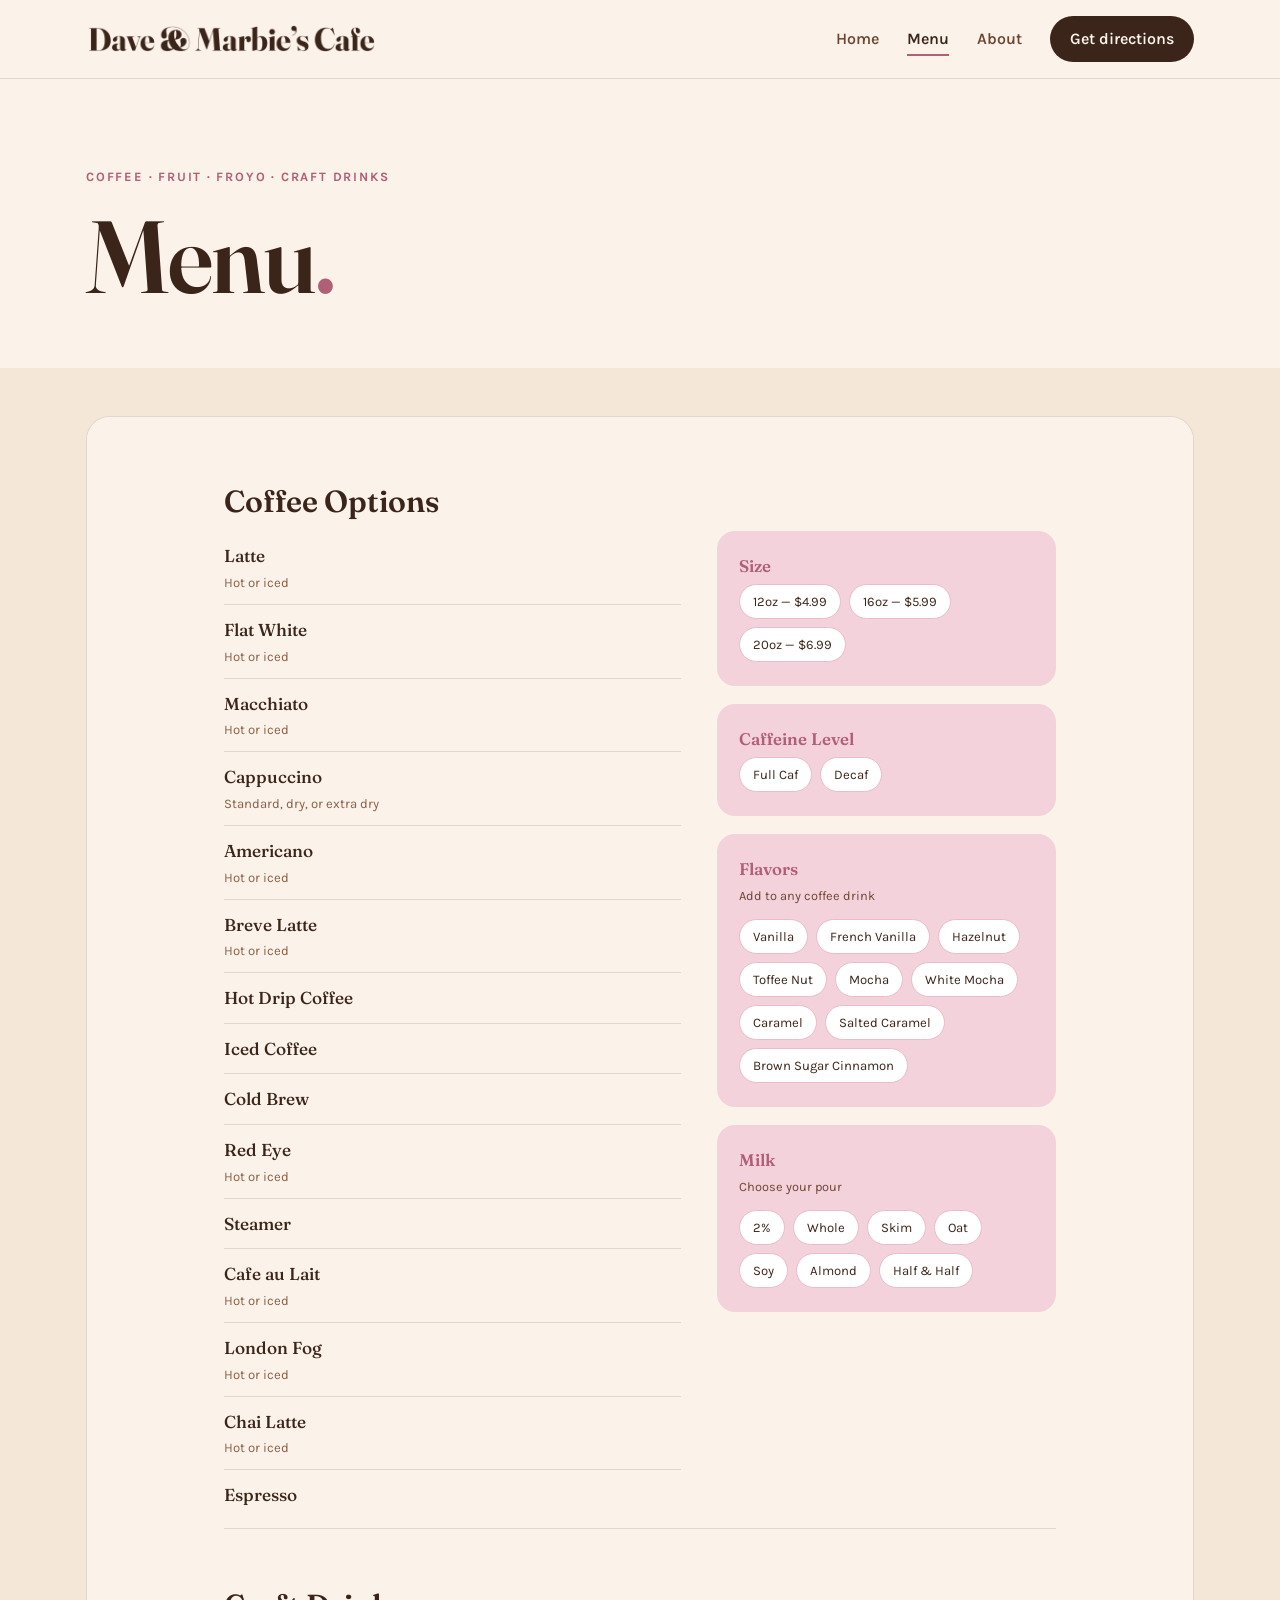
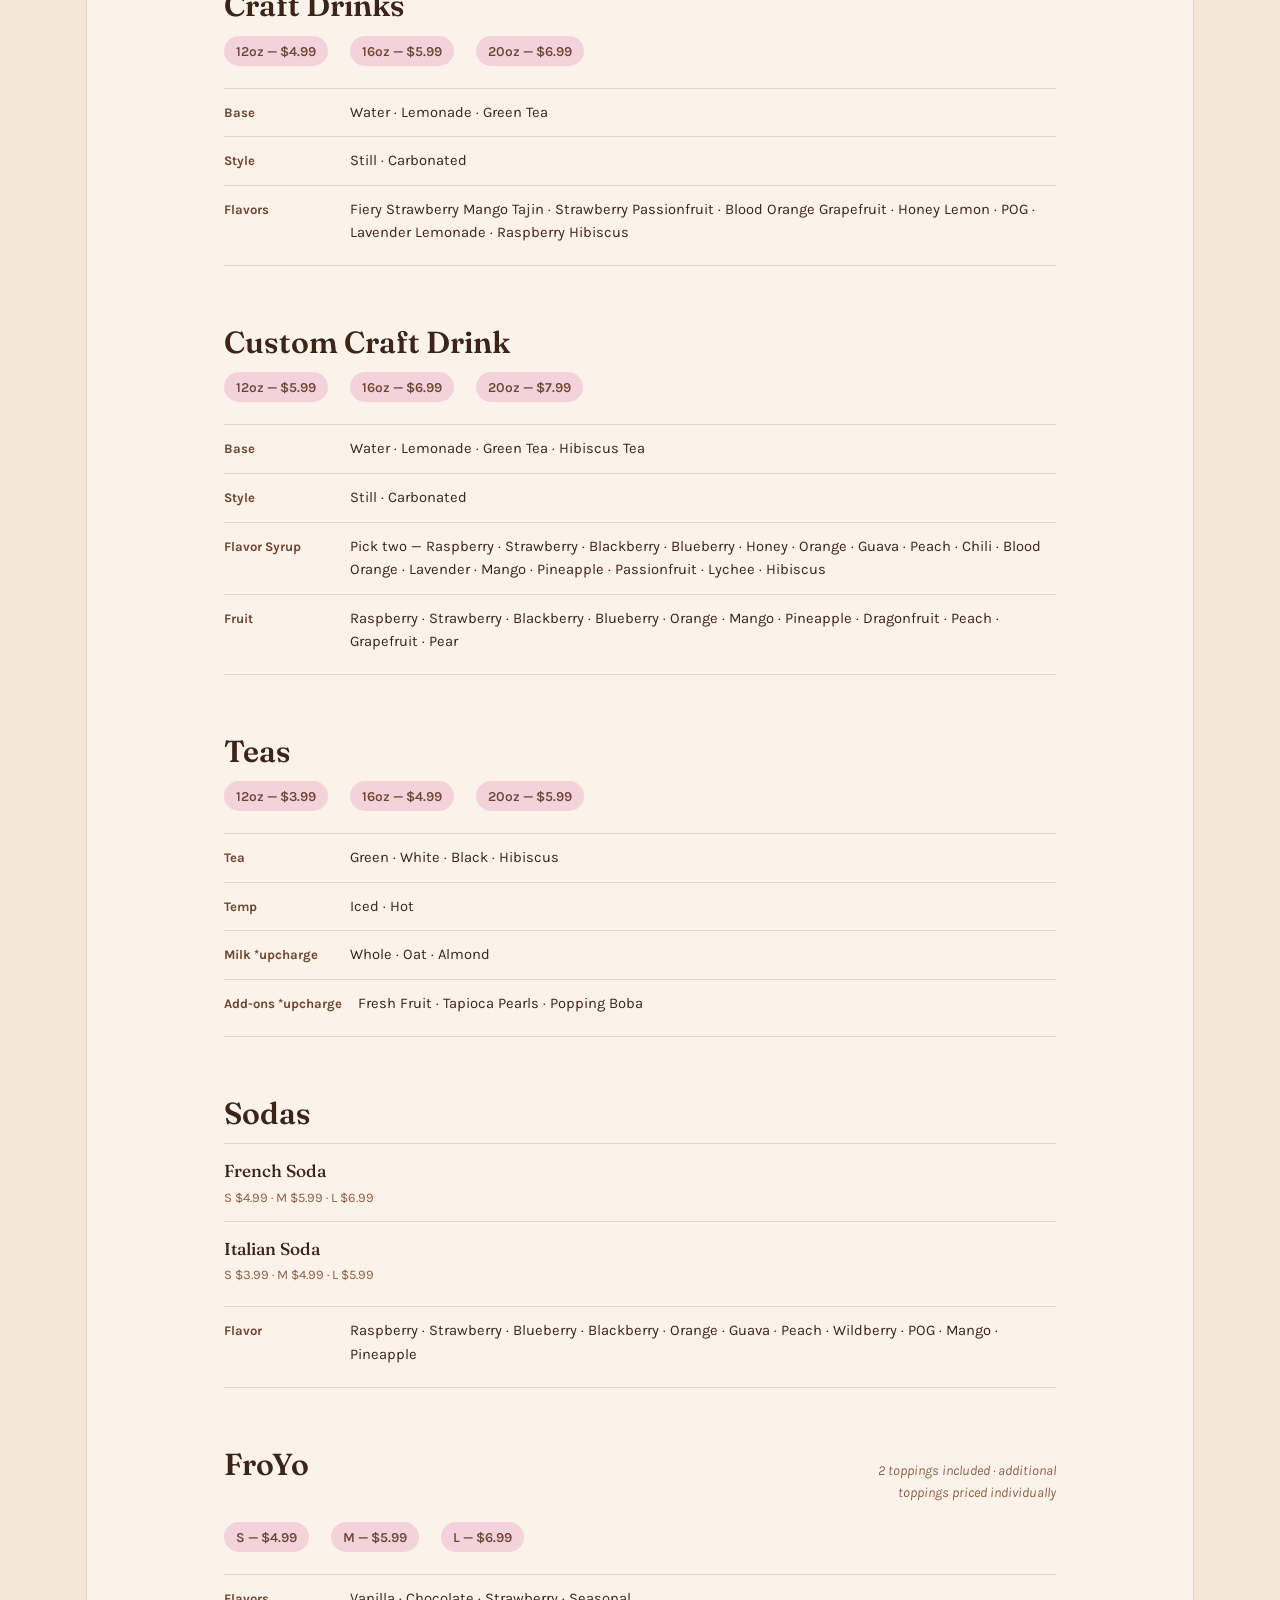
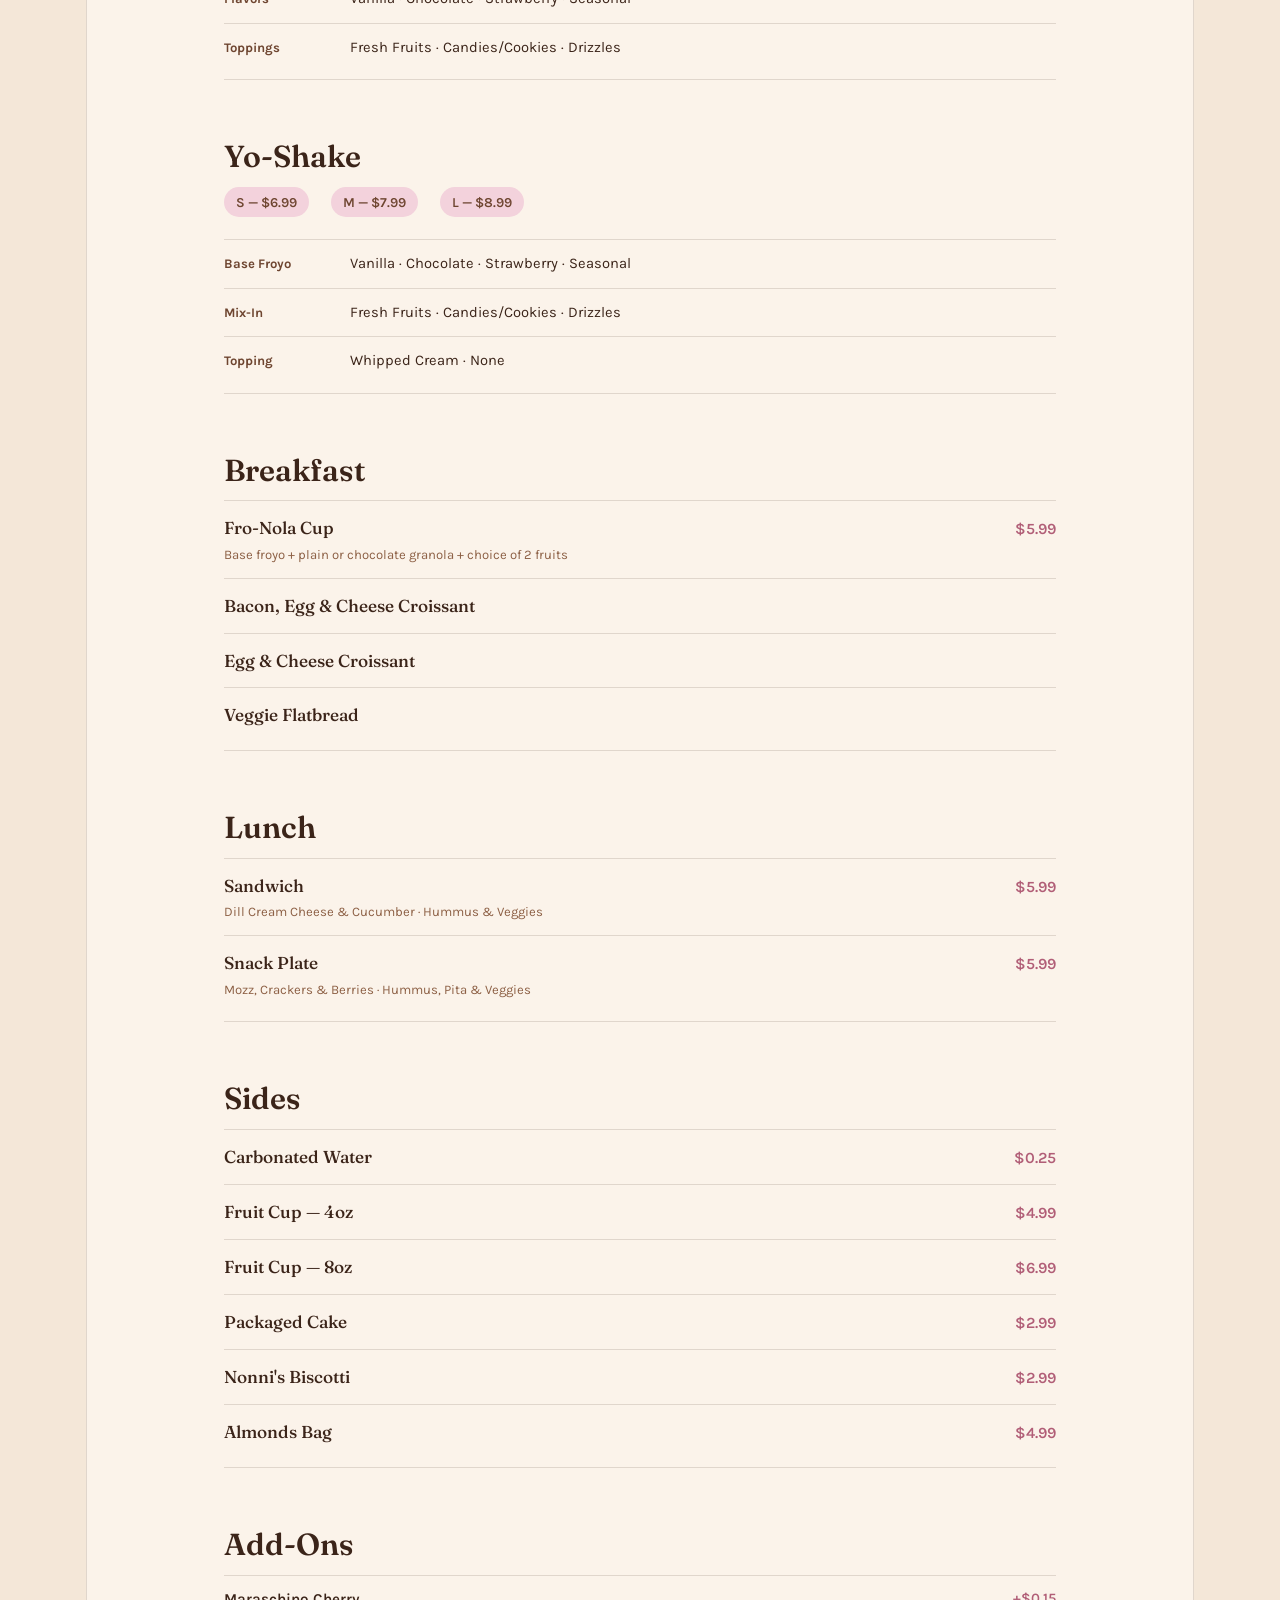
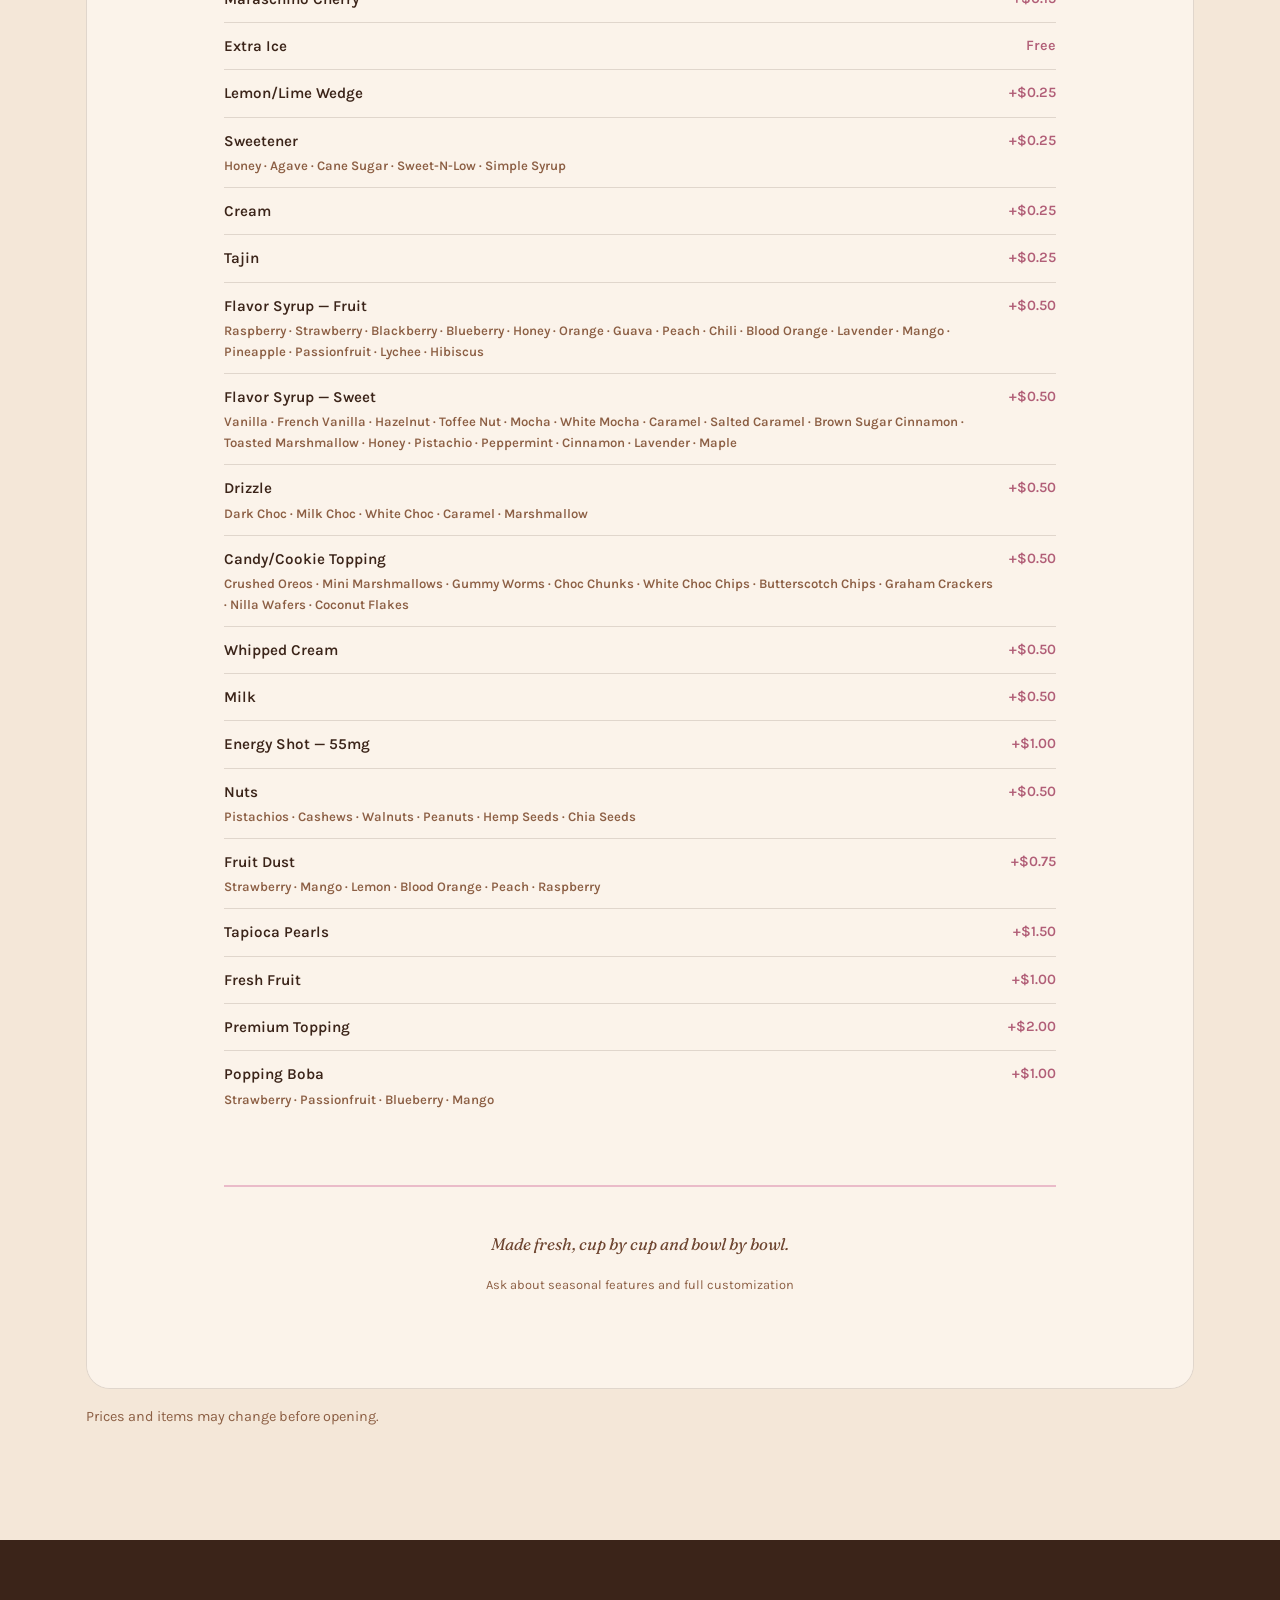
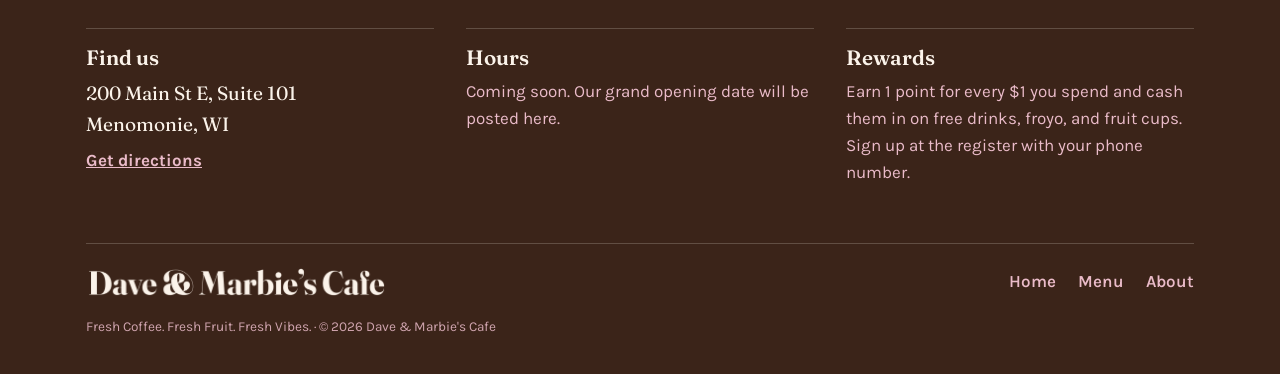
<file: menu.html>
<!DOCTYPE html>
<html lang="en">
<head>
<meta charset="UTF-8">
<meta name="color-scheme" content="light only">
<meta name="viewport" content="width=device-width, initial-scale=1.0, viewport-fit=cover">
<title>Menu | Dave &amp; Marbie's Cafe</title>
<meta name="description" content="The full Dave &amp; Marbie's Cafe menu: coffee, craft drinks, teas, sodas, fruit cups, froyo, Yo-Shakes, and food.">
<link rel="preconnect" href="https://fonts.googleapis.com">
<link rel="preconnect" href="https://fonts.gstatic.com" crossorigin>
<link href="https://fonts.googleapis.com/css2?family=Fraunces:opsz,wght@9..144,400;9..144,500;9..144,600;9..144,700&family=Karla:wght@400;500;600;700&display=swap" rel="stylesheet">
<link rel="stylesheet" href="styles.css">
</head>
<body>
<nav class="nav" aria-label="Main">
  <div class="wrap">
    <a class="logo-link" href="index.html" aria-label="Dave &amp; Marbie's Cafe home"><span class="logo logo-nav" role="img" aria-label="Dave &amp; Marbie's Cafe"></span></a>
    <ul class="nav-links"><li><a href="index.html">Home</a></li><li><a href="menu.html" aria-current="page">Menu</a></li><li><a href="about.html">About</a></li><li><a class="nav-cta" href="https://www.google.com/maps/search/?api=1&amp;query=200+Main+St+E+Suite+101+Menomonie+WI" target="_blank" rel="noopener">Get directions</a></li></ul>
    <button class="menu-btn" id="menuBtn" type="button" aria-label="Open menu" aria-controls="drawer" aria-expanded="false"><span></span></button>
  </div>
</nav>
<div class="scrim" id="scrim" hidden></div>
<aside class="drawer" id="drawer" aria-label="Site menu" hidden>
  <div class="drawer-top"><span class="eyebrow">Menu</span><button class="close-btn" id="closeBtn" type="button" aria-label="Close menu">&times;</button></div>
  <ul class="drawer-links"><li><a href="index.html">Home</a></li><li><a href="menu.html" aria-current="page">Menu</a></li><li><a href="about.html">About</a></li></ul>
  <div class="drawer-info"><b>200 Main St E, Suite 101</b><span>Menomonie, WI · Opening soon</span></div>
  <a class="nav-cta" href="https://www.google.com/maps/search/?api=1&amp;query=200+Main+St+E+Suite+101+Menomonie+WI" target="_blank" rel="noopener">Get directions</a>
</aside>
<main>
<header class="page-hero">
  <div class="wrap">
    <span class="eyebrow">Coffee · Fruit · FroYo · Craft Drinks</span>
    <h1>Menu<span class="dot">.</span></h1>
  </div>
</header>

<section class="band deep" style="padding-top:clamp(32px,4vw,48px)">
  <div class="wrap">
    <div class="menu-frame" id="menuEmbed"></div>
    <p class="menu-note">Prices and items may change before opening.</p>
  </div>
</section>

<template id="menuTpl"><style>
  :host{
    --espresso:#3B2419;
    --coffee:#6E4530;
    --coffee-soft:#8C5F44;
    --cream:#FBF3EA;
    --cream-deep:#F4E7D8;
    --blush:#F3D2DC;
    --blush-deep:#EABBC9;
    --rose:#C97C93;
    --rose-deep:#B15E77;
    --line: rgba(59,36,25,0.14);
  }

  *{box-sizing:border-box;}

  .menu-root{
    margin:0;
    background:var(--cream);
    color:var(--espresso);
    font-family:'Karla', sans-serif;
    -webkit-font-smoothing:antialiased;
  }

  .page{
    max-width:880px;
    margin:0 auto;
    padding:0 24px 80px;
  }

  /* ---------- HERO ---------- */
  .hero{
    background:var(--espresso);
    color:var(--blush);
    padding:64px 24px 56px;
    text-align:center;
    position:relative;
    overflow:hidden;
  }
  .hero::after{
    content:"";
    position:absolute;
    left:50%;
    bottom:0;
    transform:translateX(-50%);
    width:120px;
    height:4px;
    background:var(--rose);
    border-radius:4px;
  }
  .hero-mark{
    font-family:'Fraunces', serif;
    font-optical-sizing:auto;
    font-weight:600;
    font-size:clamp(2.6rem, 7vw, 4.4rem);
    line-height:1;
    margin:0;
    color:#fff;
  }
  .hero-amp{
    color:var(--rose);
    font-style:italic;
    font-weight:400;
  }
  .hero-sub{
    margin:18px auto 0;
    max-width:440px;
    font-size:1.02rem;
    color:var(--blush-deep);
    line-height:1.5;
  }
  .hero-tag{
    margin-top:22px;
    font-size:0.85rem;
    letter-spacing:0.04em;
    color:#fff;
    opacity:0.75;
  }

  /* ---------- SECTION SCAFFOLDING ---------- */
  section.menu-block{
    padding:52px 0 8px;
    border-bottom:1px solid var(--line);
  }
  section.menu-block:last-of-type{ border-bottom:none; }

  .block-head{
    display:flex;
    align-items:baseline;
    justify-content:space-between;
    gap:16px;
    margin-bottom:6px;
  }
  .block-title{
    font-family:'Fraunces', serif;
    font-weight:600;
    font-size:1.9rem;
    margin:0;
    color:var(--espresso);
  }
  .block-note{
    font-size:0.86rem;
    color:var(--coffee-soft);
    font-style:italic;
    max-width:230px;
    text-align:right;
  }
  .block-desc{
    color:var(--coffee-soft);
    font-size:0.95rem;
    margin:0 0 26px;
    max-width:520px;
    line-height:1.5;
  }

  /* ---------- ITEM ROWS ---------- */
  .item-row{
    display:flex;
    justify-content:space-between;
    align-items:baseline;
    gap:18px;
    padding:13px 0;
    border-top:1px solid var(--line);
  }
  .item-row:first-of-type{ border-top:none; }
  .item-name{
    font-family:'Fraunces', serif;
    font-weight:500;
    font-size:1.08rem;
    color:var(--espresso);
  }
  .item-variant{
    display:block;
    font-family:'Karla', sans-serif;
    font-weight:400;
    font-size:0.82rem;
    color:var(--coffee-soft);
    margin-top:2px;
  }
  .item-price{
    font-weight:600;
    color:var(--rose-deep);
    white-space:nowrap;
    font-size:0.98rem;
  }
  .item-sub{
    font-size:0.86rem;
    color:var(--coffee-soft);
    margin-top:2px;
  }

  /* size price header strip */
  .size-strip{
    display:flex;
    gap:22px;
    margin:0 0 22px;
    font-size:0.86rem;
    color:var(--coffee);
    font-weight:600;
  }
  .size-strip span{
    background:var(--blush);
    padding:4px 12px;
    border-radius:999px;
  }

  /* ---------- COFFEE GRID (two columns) ---------- */
  .coffee-wrap{
    display:grid;
    grid-template-columns:1.35fr 1fr;
    gap:36px;
  }
  @media (max-width:640px){
    .coffee-wrap{grid-template-columns:1fr;}
  }
  .coffee-list .item-row{ padding:11px 0; }

  .side-panel{
    background:var(--blush);
    border-radius:18px;
    padding:22px 22px 24px;
  }
  .side-panel + .side-panel{ margin-top:18px; }
  .side-title{
    font-family:'Fraunces', serif;
    font-weight:600;
    font-size:1.05rem;
    margin:0 0 4px;
    color:var(--rose-deep);
  }
  .side-caption{
    font-size:0.8rem;
    color:var(--coffee);
    margin:0 0 14px;
    line-height:1.4;
  }
  .pill-group{
    display:flex;
    flex-wrap:wrap;
    gap:8px;
  }
  .pill{
    background:#fff;
    color:var(--espresso);
    font-size:0.82rem;
    padding:6px 13px;
    border-radius:999px;
    border:1px solid var(--blush-deep);
  }

  /* ---------- OPTION LISTS (customization rows, no price) ---------- */
  .option-row{
    display:flex;
    gap:16px;
    padding:12px 0;
    border-top:1px solid var(--line);
    align-items:baseline;
  }
  .option-row:first-of-type{border-top:none;}
  .option-label{
    font-weight:700;
    font-size:0.82rem;
    color:var(--coffee);
    min-width:110px;
    flex-shrink:0;
  }
  .option-values{
    font-size:0.92rem;
    color:var(--espresso);
    line-height:1.6;
  }

  /* ---------- FOOD LIST ---------- */
  .food-group-title{
    font-family:'Fraunces', serif;
    font-size:1.02rem;
    font-weight:600;
    color:var(--rose-deep);
    margin:26px 0 4px;
  }
  .food-group-title:first-child{ margin-top:0; }

  /* ---------- ADD-ON TABLE ---------- */
  .addon-row{
    display:flex;
    justify-content:space-between;
    gap:16px;
    padding:11px 0;
    border-top:1px solid var(--line);
  }
  .addon-row:first-of-type{ border-top:none; }
  .addon-name{ font-weight:600; font-size:0.95rem; }
  .addon-detail{
    display:block;
    font-size:0.82rem;
    color:var(--coffee-soft);
    margin-top:2px;
  }
  .addon-price{
    font-weight:600;
    color:var(--rose-deep);
    white-space:nowrap;
    font-size:0.9rem;
  }

  /* ---------- FOOTER ---------- */
  .footer{
    text-align:center;
    margin-top:56px;
    padding-top:28px;
    border-top:2px solid var(--blush-deep);
  }
  .footer-line{
    font-family:'Fraunces', serif;
    font-style:italic;
    color:var(--coffee);
    font-size:1.05rem;
  }
  .footer-sub{
    font-size:0.8rem;
    color:var(--coffee-soft);
    margin-top:6px;
  }

.hero{display:none!important}.page{padding-top:8px}</style><div class="menu-root">

  <div class="hero">
    <p class="hero-mark">Dave <span class="hero-amp">&amp;</span> Marbie's</p>
    <p class="hero-sub">Fresh Coffee. Fresh Fruit. Fresh Vibes.</p>
    <p class="hero-tag">COFFEE · FROYO · CRAFT DRINKS</p>
  </div>

  <div class="page">

    <!-- COFFEE -->
    <section class="menu-block">
      <div class="block-head">
        <h2 class="block-title">Coffee Options</h2>
      </div>
      <div class="coffee-wrap">
        <div class="coffee-list">
          <div class="item-row"><span class="item-name">Latte<span class="item-variant">Hot or iced</span></span></div>
          <div class="item-row"><span class="item-name">Flat White<span class="item-variant">Hot or iced</span></span></div>
          <div class="item-row"><span class="item-name">Macchiato<span class="item-variant">Hot or iced</span></span></div>
          <div class="item-row"><span class="item-name">Cappuccino<span class="item-variant">Standard, dry, or extra dry</span></span></div>
          <div class="item-row"><span class="item-name">Americano<span class="item-variant">Hot or iced</span></span></div>
          <div class="item-row"><span class="item-name">Breve Latte<span class="item-variant">Hot or iced</span></span></div>
          <div class="item-row"><span class="item-name">Hot Drip Coffee</span></div>
          <div class="item-row"><span class="item-name">Iced Coffee</span></div>
          <div class="item-row"><span class="item-name">Cold Brew</span></div>
          <div class="item-row"><span class="item-name">Red Eye<span class="item-variant">Hot or iced</span></span></div>
          <div class="item-row"><span class="item-name">Steamer</span></div>
          <div class="item-row"><span class="item-name">Cafe au Lait<span class="item-variant">Hot or iced</span></span></div>
          <div class="item-row"><span class="item-name">London Fog<span class="item-variant">Hot or iced</span></span></div>
          <div class="item-row"><span class="item-name">Chai Latte<span class="item-variant">Hot or iced</span></span></div>
          <div class="item-row"><span class="item-name">Espresso</span></div>
        </div>
        <div class="coffee-side">
          <div class="side-panel">
            <p class="side-title">Size</p>
            <div class="pill-group">
              <span class="pill">12oz — $4.99</span>
              <span class="pill">16oz — $5.99</span>
              <span class="pill">20oz — $6.99</span>
            </div>
          </div>
          <div class="side-panel">
            <p class="side-title">Caffeine Level</p>
            <div class="pill-group">
              <span class="pill">Full Caf</span>
              <span class="pill">Decaf</span>
            </div>
          </div>
          <div class="side-panel">
            <p class="side-title">Flavors</p>
            <p class="side-caption">Add to any coffee drink</p>
            <div class="pill-group">
              <span class="pill">Vanilla</span>
              <span class="pill">French Vanilla</span>
              <span class="pill">Hazelnut</span>
              <span class="pill">Toffee Nut</span>
              <span class="pill">Mocha</span>
              <span class="pill">White Mocha</span>
              <span class="pill">Caramel</span>
              <span class="pill">Salted Caramel</span>
              <span class="pill">Brown Sugar Cinnamon</span>
            </div>
          </div>
          <div class="side-panel">
            <p class="side-title">Milk</p>
            <p class="side-caption">Choose your pour</p>
            <div class="pill-group">
              <span class="pill">2%</span>
              <span class="pill">Whole</span>
              <span class="pill">Skim</span>
              <span class="pill">Oat</span>
              <span class="pill">Soy</span>
              <span class="pill">Almond</span>
              <span class="pill">Half &amp; Half</span>
            </div>
          </div>
        </div>
      </div>
    </section>

    <!-- CRAFT DRINKS -->
    <section class="menu-block">
      <div class="block-head">
        <h2 class="block-title">Craft Drinks</h2>
      </div>
      <div class="size-strip">
        <span>12oz — $4.99</span><span>16oz — $5.99</span><span>20oz — $6.99</span>
      </div>
      <div class="option-row">
        <span class="option-label">Base</span>
        <span class="option-values">Water · Lemonade · Green Tea</span>
      </div>
      <div class="option-row">
        <span class="option-label">Style</span>
        <span class="option-values">Still · Carbonated</span>
      </div>
      <div class="option-row">
        <span class="option-label">Flavors</span>
        <span class="option-values">Fiery Strawberry Mango Tajin · Strawberry Passionfruit · Blood Orange Grapefruit · Honey Lemon · POG · Lavender Lemonade · Raspberry Hibiscus</span>
      </div>
    </section>

    <!-- CUSTOM CRAFT DRINK -->
    <section class="menu-block">
      <div class="block-head">
        <h2 class="block-title">Custom Craft Drink</h2>
      </div>
      <div class="size-strip">
        <span>12oz — $5.99</span><span>16oz — $6.99</span><span>20oz — $7.99</span>
      </div>
      <div class="option-row">
        <span class="option-label">Base</span>
        <span class="option-values">Water · Lemonade · Green Tea · Hibiscus Tea</span>
      </div>
      <div class="option-row">
        <span class="option-label">Style</span>
        <span class="option-values">Still · Carbonated</span>
      </div>
      <div class="option-row">
        <span class="option-label">Flavor Syrup</span>
        <span class="option-values">Pick two — Raspberry · Strawberry · Blackberry · Blueberry · Honey · Orange · Guava · Peach · Chili · Blood Orange · Lavender · Mango · Pineapple · Passionfruit · Lychee · Hibiscus</span>
      </div>
      <div class="option-row">
        <span class="option-label">Fruit</span>
        <span class="option-values">Raspberry · Strawberry · Blackberry · Blueberry · Orange · Mango · Pineapple · Dragonfruit · Peach · Grapefruit · Pear</span>
      </div>
    </section>

    <!-- TEAS -->
    <section class="menu-block">
      <div class="block-head">
        <h2 class="block-title">Teas</h2>
      </div>
      <div class="size-strip">
        <span>12oz — $3.99</span><span>16oz — $4.99</span><span>20oz — $5.99</span>
      </div>
      <div class="option-row">
        <span class="option-label">Tea</span>
        <span class="option-values">Green · White · Black · Hibiscus</span>
      </div>
      <div class="option-row">
        <span class="option-label">Temp</span>
        <span class="option-values">Iced · Hot</span>
      </div>
      <div class="option-row">
        <span class="option-label">Milk *upcharge</span>
        <span class="option-values">Whole · Oat · Almond</span>
      </div>
      <div class="option-row">
        <span class="option-label">Add-ons *upcharge</span>
        <span class="option-values">Fresh Fruit · Tapioca Pearls · Popping Boba</span>
      </div>
    </section>

    <!-- SODAS -->
    <section class="menu-block">
      <div class="block-head">
        <h2 class="block-title">Sodas</h2>
      </div>
      <div class="item-row">
        <span class="item-name">French Soda<span class="item-variant">S $4.99 · M $5.99 · L $6.99</span></span>
      </div>
      <div class="item-row">
        <span class="item-name">Italian Soda<span class="item-variant">S $3.99 · M $4.99 · L $5.99</span></span>
      </div>
      <div class="option-row" style="margin-top:8px;">
        <span class="option-label">Flavor</span>
        <span class="option-values">Raspberry · Strawberry · Blueberry · Blackberry · Orange · Guava · Peach · Wildberry · POG · Mango · Pineapple</span>
      </div>
    </section>

    <!-- FROYO -->
    <section class="menu-block">
      <div class="block-head">
        <h2 class="block-title">FroYo</h2>
        <p class="block-note">2 toppings included · additional toppings priced individually</p>
      </div>
      <div class="size-strip">
        <span>S — $4.99</span><span>M — $5.99</span><span>L — $6.99</span>
      </div>
      <div class="option-row">
        <span class="option-label">Flavors</span>
        <span class="option-values">Vanilla · Chocolate · Strawberry · Seasonal</span>
      </div>
      <div class="option-row">
        <span class="option-label">Toppings</span>
        <span class="option-values">Fresh Fruits · Candies/Cookies · Drizzles</span>
      </div>
    </section>

    <!-- YO-SHAKE -->
    <section class="menu-block">
      <div class="block-head">
        <h2 class="block-title">Yo-Shake</h2>
      </div>
      <div class="size-strip">
        <span>S — $6.99</span><span>M — $7.99</span><span>L — $8.99</span>
      </div>
      <div class="option-row">
        <span class="option-label">Base Froyo</span>
        <span class="option-values">Vanilla · Chocolate · Strawberry · Seasonal</span>
      </div>
      <div class="option-row">
        <span class="option-label">Mix-In</span>
        <span class="option-values">Fresh Fruits · Candies/Cookies · Drizzles</span>
      </div>
      <div class="option-row">
        <span class="option-label">Topping</span>
        <span class="option-values">Whipped Cream · None</span>
      </div>
    </section>

    <!-- BREAKFAST -->
    <section class="menu-block">
      <div class="block-head">
        <h2 class="block-title">Breakfast</h2>
      </div>

      <div class="item-row">
        <span class="item-name">Fro-Nola Cup<span class="item-variant">Base froyo + plain or chocolate granola + choice of 2 fruits</span></span>
        <span class="item-price">$5.99</span>
      </div>
      <div class="item-row">
        <span class="item-name">Bacon, Egg &amp; Cheese Croissant</span>
      </div>
      <div class="item-row">
        <span class="item-name">Egg &amp; Cheese Croissant</span>
      </div>
      <div class="item-row">
        <span class="item-name">Veggie Flatbread</span>
      </div>
    </section>

    <!-- LUNCH -->
    <section class="menu-block">
      <div class="block-head">
        <h2 class="block-title">Lunch</h2>
      </div>
      <div class="item-row">
        <span class="item-name">Sandwich<span class="item-variant">Dill Cream Cheese &amp; Cucumber · Hummus &amp; Veggies</span></span>
        <span class="item-price">$5.99</span>
      </div>
      <div class="item-row">
        <span class="item-name">Snack Plate<span class="item-variant">Mozz, Crackers &amp; Berries · Hummus, Pita &amp; Veggies</span></span>
        <span class="item-price">$5.99</span>
      </div>
    </section>

    <!-- SIDES -->
    <section class="menu-block">
      <div class="block-head">
        <h2 class="block-title">Sides</h2>
      </div>
      <div class="item-row"><span class="item-name">Carbonated Water</span><span class="item-price">$0.25</span></div>
      <div class="item-row"><span class="item-name">Fruit Cup — 4oz</span><span class="item-price">$4.99</span></div>
      <div class="item-row"><span class="item-name">Fruit Cup — 8oz</span><span class="item-price">$6.99</span></div>
      <div class="item-row"><span class="item-name">Packaged Cake</span><span class="item-price">$2.99</span></div>
      <div class="item-row"><span class="item-name">Nonni's Biscotti</span><span class="item-price">$2.99</span></div>
      <div class="item-row"><span class="item-name">Almonds Bag</span><span class="item-price">$4.99</span></div>
    </section>

    <!-- ADD-ONS -->
    <section class="menu-block">
      <div class="block-head">
        <h2 class="block-title">Add-Ons</h2>
      </div>
      <div class="addon-row"><span class="addon-name">Maraschino Cherry</span><span class="addon-price">+$0.15</span></div>
      <div class="addon-row"><span class="addon-name">Extra Ice</span><span class="addon-price">Free</span></div>
      <div class="addon-row"><span class="addon-name">Lemon/Lime Wedge</span><span class="addon-price">+$0.25</span></div>
      <div class="addon-row">
        <span class="addon-name">Sweetener<span class="addon-detail">Honey · Agave · Cane Sugar · Sweet-N-Low · Simple Syrup</span></span>
        <span class="addon-price">+$0.25</span>
      </div>
      <div class="addon-row"><span class="addon-name">Cream</span><span class="addon-price">+$0.25</span></div>
      <div class="addon-row"><span class="addon-name">Tajin</span><span class="addon-price">+$0.25</span></div>
      <div class="addon-row">
        <span class="addon-name">Flavor Syrup — Fruit<span class="addon-detail">Raspberry · Strawberry · Blackberry · Blueberry · Honey · Orange · Guava · Peach · Chili · Blood Orange · Lavender · Mango · Pineapple · Passionfruit · Lychee · Hibiscus</span></span>
        <span class="addon-price">+$0.50</span>
      </div>
      <div class="addon-row">
        <span class="addon-name">Flavor Syrup — Sweet<span class="addon-detail">Vanilla · French Vanilla · Hazelnut · Toffee Nut · Mocha · White Mocha · Caramel · Salted Caramel · Brown Sugar Cinnamon · Toasted Marshmallow · Honey · Pistachio · Peppermint · Cinnamon · Lavender · Maple</span></span>
        <span class="addon-price">+$0.50</span>
      </div>
      <div class="addon-row">
        <span class="addon-name">Drizzle<span class="addon-detail">Dark Choc · Milk Choc · White Choc · Caramel · Marshmallow</span></span>
        <span class="addon-price">+$0.50</span>
      </div>
      <div class="addon-row">
        <span class="addon-name">Candy/Cookie Topping<span class="addon-detail">Crushed Oreos · Mini Marshmallows · Gummy Worms · Choc Chunks · White Choc Chips · Butterscotch Chips · Graham Crackers · Nilla Wafers · Coconut Flakes</span></span>
        <span class="addon-price">+$0.50</span>
      </div>
      <div class="addon-row"><span class="addon-name">Whipped Cream</span><span class="addon-price">+$0.50</span></div>
      <div class="addon-row"><span class="addon-name">Milk</span><span class="addon-price">+$0.50</span></div>
      <div class="addon-row"><span class="addon-name">Energy Shot — 55mg</span><span class="addon-price">+$1.00</span></div>
      <div class="addon-row">
        <span class="addon-name">Nuts<span class="addon-detail">Pistachios · Cashews · Walnuts · Peanuts · Hemp Seeds · Chia Seeds</span></span>
        <span class="addon-price">+$0.50</span>
      </div>
      <div class="addon-row">
        <span class="addon-name">Fruit Dust<span class="addon-detail">Strawberry · Mango · Lemon · Blood Orange · Peach · Raspberry</span></span>
        <span class="addon-price">+$0.75</span>
      </div>
      <div class="addon-row"><span class="addon-name">Tapioca Pearls</span><span class="addon-price">+$1.50</span></div>
      <div class="addon-row">
        <span class="addon-name">Fresh Fruit</span>
        <span class="addon-price">+$1.00</span>
      </div>
      <div class="addon-row">
        <span class="addon-name">Premium Topping</span>
        <span class="addon-price">+$2.00</span>
      </div>
      <div class="addon-row">
        <span class="addon-name">Popping Boba<span class="addon-detail">Strawberry · Passionfruit · Blueberry · Mango</span></span>
        <span class="addon-price">+$1.00</span>
      </div>
    </section>

    <div class="footer">
      <p class="footer-line">Made fresh, cup by cup and bowl by bowl.</p>
      <p class="footer-sub">Ask about seasonal features and full customization</p>
    </div>

  </div>
</div></template>
</main>
<footer class="site-foot">
  <div class="wrap">
    <div class="foot-grid">
      <div><h3>Find us</h3><p class="big">200 Main St E, Suite 101<br>Menomonie, WI</p><a href="https://www.google.com/maps/search/?api=1&amp;query=200+Main+St+E+Suite+101+Menomonie+WI" target="_blank" rel="noopener">Get directions</a></div>
      <div><h3>Hours</h3><p>Coming soon. Our grand opening date will be posted here.</p></div>
      <div><h3>Rewards</h3><p>Earn 1 point for every $1 you spend and cash them in on free drinks, froyo, and fruit cups. Sign up at the register with your phone number.</p></div>
    </div>
    <div class="foot-bottom">
      <span class="logo logo-foot" role="img" aria-label="Dave &amp; Marbie's Cafe"></span>
      <ul class="foot-links"><li><a href="index.html">Home</a></li><li><a href="menu.html">Menu</a></li><li><a href="about.html">About</a></li></ul>
      <small>Fresh Coffee. Fresh Fruit. Fresh Vibes. · © 2026 Dave &amp; Marbie's Cafe</small>
    </div>
  </div>
</footer>
<script src="site.js"></script>
</body>
</html>
</file>
<file: styles.css>
/* Dave & Marbie's Cafe: shared styles for every page.
   Layout: cream/blush bands, type-led, the logo is the hero on every page.
   Pages: Home (general info, fruit, coffee), About (story, cats, team), Menu (embedded FruitPop menu). */
:root{
  --bg:#FBF3EA;
  --bg-deep:#F4E7D8;
  --band:#F3D2DC;
  --band-deep:#EABBC9;
  --ink:#3B2419;
  --ink-soft:#6E4530;
  --muted:#8C5F44;
  --accent:#B15E77;
  --accent-soft:#C97C93;
  --dark:#3B2419;
  --dark-ink:#FBF3EA;
  --dark-sub:#EABBC9;
  --card:#F3D2DC;
  --line:rgba(59,36,25,.14);
  --scrim:rgba(59,36,25,.45);
  --display:'Fraunces', Georgia, 'Times New Roman', serif;
  --body:'Karla', system-ui, -apple-system, 'Segoe UI', sans-serif;
  --gutter-l:max(16px, env(safe-area-inset-left, 0px));
  --gutter-r:max(16px, env(safe-area-inset-right, 0px));
  color-scheme:light;
}
/* Always the light cream & blush look, even when a phone is in dark mode. */
.band.blush{--card:#FBF3EA}

*{box-sizing:border-box}
html{scroll-behavior:smooth}
@media (prefers-reduced-motion: reduce){html{scroll-behavior:auto}*{transition:none!important}}
body{margin:0;background:var(--bg);color:var(--ink);font-family:var(--body);font-size:17px;line-height:1.6;-webkit-font-smoothing:antialiased}
body::before{content:"";position:fixed;inset:0 0 auto;height:env(safe-area-inset-top,0px);z-index:30;background:var(--bg)}
body.drawer-open{overflow:hidden}
h1,h2,h3,h4{font-family:var(--display);font-weight:600;line-height:1.08;text-wrap:balance;margin:0}
p{margin:0}
a{color:inherit}
img{max-width:100%}
:focus-visible{outline:3px solid var(--accent-soft);outline-offset:3px;border-radius:6px}
.amp{font-style:italic;font-weight:400;color:var(--accent-soft)}
[hidden]{display:none!important}
.sr-only{position:absolute;width:1px;height:1px;overflow:hidden;clip:rect(0 0 0 0);white-space:nowrap}

.wrap{max-width:1140px;margin:0 auto;padding-left:var(--gutter-l);padding-right:var(--gutter-r)}
.band{padding-block:clamp(64px,9vw,112px)}
.band.blush{background:var(--band)}
.band.deep{background:var(--bg-deep)}
.lede{font-size:1.12rem;color:var(--ink-soft);max-width:60ch}
.eyebrow{font-size:.8rem;font-weight:700;letter-spacing:.14em;text-transform:uppercase;color:var(--accent)}
.text-link{color:var(--accent);font-weight:700;text-underline-offset:3px}

/* ---------- LOGO (uses the logo file as a stencil so it can be brown or cream) ---------- */
.logo{display:block;aspect-ratio:1200/113;max-width:100%;background:var(--ink);
  -webkit-mask:url("[data-uri]") center/contain no-repeat;mask:url("[data-uri]") center/contain no-repeat}
.logo-nav{width:clamp(220px,26vw,290px)}
.logo-hero{width:min(100%,920px)}
.logo-foot{width:clamp(220px,28vw,300px);background:var(--dark-ink)}

/* ---------- TOP BAR ---------- */
.nav{position:sticky;top:env(safe-area-inset-top,0px);z-index:20;background:var(--bg);border-bottom:1px solid var(--line)}
.nav .wrap{display:flex;align-items:center;justify-content:space-between;gap:20px;padding-block:16px}
.logo-link{display:block;line-height:0;min-width:0;flex:0 1 auto}
.nav-links{display:flex;align-items:center;gap:28px;list-style:none;margin:0;padding:0}
.nav-links a{text-decoration:none;font-size:1rem;font-weight:600;color:var(--ink-soft);padding-block:6px;border-bottom:2px solid transparent}
.nav-links a:hover{color:var(--accent)}
.nav-links a[aria-current="page"]{color:var(--ink);border-bottom-color:var(--accent)}
.nav-cta{display:inline-flex;align-items:center;border-radius:999px;padding:10px 20px;font-weight:700;font-size:.95rem;text-decoration:none;background:var(--ink);color:var(--bg)}
.nav-cta:hover{background:var(--accent);color:#2A1912}
.nav-links .nav-cta{color:var(--bg);border-bottom:none;padding:10px 20px}
.nav-links .nav-cta:hover{color:#2A1912}
.menu-btn{display:none;flex:0 0 auto;width:48px;height:48px;border-radius:14px;border:1.5px solid var(--line);background:var(--card);color:var(--ink);cursor:pointer;place-items:center;padding:0}
.menu-btn span{display:block;width:20px;height:2px;background:currentColor;border-radius:2px;box-shadow:0 -6px 0 currentColor,0 6px 0 currentColor}
@media (max-width:820px){
  .nav-links,.nav-right .nav-cta{display:none}
  .menu-btn{display:grid}
  .nav .wrap{padding-block:14px;gap:14px}
  .logo-nav{width:min(72vw,300px)}
}

/* ---------- SIDE MENU (mobile) ---------- */
.scrim{position:fixed;inset:0;background:var(--scrim);z-index:40;opacity:0;transition:opacity .25s ease}
.scrim.show{opacity:1}
.drawer{position:fixed;top:0;right:0;bottom:0;z-index:50;width:min(86vw,360px);background:var(--bg);
  padding:calc(env(safe-area-inset-top,0px) + 20px) max(24px, env(safe-area-inset-right,0px)) calc(env(safe-area-inset-bottom,0px) + 28px) 28px;
  display:flex;flex-direction:column;gap:28px;transform:translateX(100%);transition:transform .28s ease;box-shadow:-20px 0 60px -30px rgba(0,0,0,.5);overflow-y:auto}
.drawer.open{transform:none}
.drawer-top{display:flex;justify-content:space-between;align-items:center;gap:12px}
.drawer-top .eyebrow{color:var(--muted)}
.close-btn{width:44px;height:44px;border-radius:12px;border:1.5px solid var(--line);background:var(--card);color:var(--ink);font-size:1.6rem;line-height:1;cursor:pointer;display:grid;place-items:center;padding:0}
.drawer-links{list-style:none;margin:0;padding:0;display:grid}
.drawer-links a{display:block;text-decoration:none;font-family:var(--display);font-weight:600;font-size:2.2rem;line-height:1.1;padding-block:14px;border-bottom:1px solid var(--line);color:var(--ink)}
.drawer-links a[aria-current="page"]{color:var(--accent)}
.drawer-info{margin-top:auto;display:grid;gap:8px;font-size:.95rem;color:var(--ink-soft)}
.drawer-info b{color:var(--ink);font-family:var(--display);font-size:1.1rem}
.drawer .nav-cta{justify-content:center;padding:14px 20px;font-size:1rem}

/* ---------- PAGE HEROES ---------- */
.hero .wrap{padding-block:clamp(44px,7vw,88px) clamp(52px,8vw,96px);display:grid;gap:clamp(24px,4vw,40px)}
.where{font-size:.95rem;font-weight:600;color:var(--muted)}
.tagline{font-family:var(--display);font-weight:500;font-size:clamp(1.4rem,3vw,2rem);color:var(--ink-soft)}
.page-hero .wrap{padding-block:clamp(48px,7vw,88px) clamp(36px,5vw,56px);display:grid;gap:14px}
.page-hero h1{font-size:clamp(3rem,9vw,6.4rem);letter-spacing:-.02em}
.page-hero h1 .dot{color:var(--accent)}
.page-hero .lede{font-size:1.2rem}

/* ---------- HOME: info strip ---------- */
.info-strip{display:grid;grid-template-columns:repeat(3,1fr);gap:16px}
@media (max-width:820px){.info-strip{grid-template-columns:1fr}}
.info-card{background:var(--card);border-radius:20px;padding:22px 24px;display:grid;gap:6px;align-content:start;min-width:0}
.info-card .eyebrow{color:var(--muted)}
.info-card .big{font-family:var(--display);font-weight:600;font-size:1.3rem;line-height:1.25;color:var(--ink)}
.info-card p{color:var(--ink-soft)}
.info-card a{color:var(--accent);font-weight:700}

/* ---------- Section titles ---------- */
.fresh{display:grid;gap:16px;margin-bottom:clamp(36px,5vw,56px)}
.fresh h2{font-size:clamp(3rem,8vw,6rem);letter-spacing:-.02em}
.fresh h2 .dot{color:var(--accent)}
.fresh .sub{font-family:var(--display);font-weight:500;font-size:clamp(1.4rem,2.6vw,1.9rem);color:var(--ink-soft);max-width:30ch;line-height:1.2}

/* ---------- Fruit ---------- */
.fruit-grid{display:grid;grid-template-columns:1.05fr .95fr;gap:clamp(32px,5vw,64px);align-items:start}
@media (max-width:860px){.fruit-grid{grid-template-columns:1fr}}
.fruit-copy{display:grid;gap:22px;min-width:0}
.steps{list-style:none;padding:0;margin:4px 0 0;display:grid;gap:16px}
.steps li{display:grid;grid-template-columns:34px 1fr;gap:14px;align-items:start}
.steps b{font-family:var(--display);font-weight:600;font-size:1.15rem;display:block;color:var(--ink)}
.steps span{color:var(--ink-soft);font-size:.98rem}
.step-n{width:34px;height:34px;border-radius:50%;background:var(--ink);color:var(--bg);display:grid;place-items:center;font-family:var(--display);font-weight:600;font-size:1rem}
.price-card{background:var(--card);border-radius:24px;padding:clamp(24px,3.4vw,36px);display:grid;gap:22px;min-width:0}
.price-card h3{font-size:1.6rem}
.price-row{display:flex;justify-content:space-between;align-items:baseline;gap:16px;padding-block:14px;border-top:1px solid var(--line)}
.price-row:first-of-type{border-top:none;padding-top:0}
.price-row b{font-family:var(--display);font-weight:600;font-size:1.3rem;display:block}
.price-row small{color:var(--muted);font-size:.9rem}
.amt{font-family:var(--display);font-weight:600;font-size:1.6rem;color:var(--accent);font-variant-numeric:tabular-nums;white-space:nowrap}
.amt.sm{font-size:1rem;font-family:var(--body);font-weight:700;white-space:normal;text-align:right}
.chips-h{margin:0 0 10px;font-family:var(--body);font-size:.78rem;font-weight:700;letter-spacing:.14em;text-transform:uppercase;color:var(--muted)}
.chips{display:flex;flex-wrap:wrap;gap:8px}
.chips span{border:1.5px solid var(--band-deep);border-radius:999px;padding:6px 13px;font-size:.9rem}
.fine{font-size:.86rem;color:var(--muted)}
.more{display:grid;grid-template-columns:repeat(3,1fr);gap:16px;margin-top:clamp(40px,5vw,56px)}
@media (max-width:760px){.more{grid-template-columns:1fr}}
.more div{border-top:2px solid var(--ink);padding-top:16px;display:grid;gap:4px;align-content:start;min-width:0}
.more h4{font-size:1.35rem}
.more p{color:var(--ink-soft);font-size:.95rem}
.more .p{font-weight:700;color:var(--accent);font-size:.9rem;font-variant-numeric:tabular-nums}

/* ---------- Coffee ---------- */
.coffee-grid{display:grid;grid-template-columns:repeat(4,1fr);gap:16px}
@media (max-width:900px){.coffee-grid{grid-template-columns:1fr 1fr}}
@media (max-width:480px){.coffee-grid{grid-template-columns:1fr}}
.drink{background:var(--band);border-radius:20px;padding:24px;display:grid;gap:8px;align-content:start;min-width:0}
.drink h4{font-size:1.4rem}
.drink p{color:var(--ink-soft);font-size:.95rem}
.drink .p{font-weight:700;color:var(--accent);font-size:.9rem}
.section-foot{margin-top:28px}

/* ---------- Home: about teaser ---------- */
.teaser{display:grid;grid-template-columns:1.2fr auto;gap:24px;align-items:end}
@media (max-width:760px){.teaser{grid-template-columns:1fr}}
.teaser h2{font-size:clamp(2.2rem,5vw,3.6rem)}
.teaser h2 i{font-weight:400;color:var(--accent)}
.btn{display:inline-flex;align-items:center;justify-content:center;border-radius:999px;padding:14px 26px;font-weight:700;font-size:1rem;text-decoration:none;background:var(--ink);color:var(--bg);white-space:nowrap}
.btn:hover{background:var(--accent);color:#2A1912}

/* ---------- About ---------- */
.story{display:grid;gap:18px;font-size:1.12rem;color:var(--ink-soft);max-width:64ch}
.story .kicker{font-family:var(--display);font-weight:600;font-size:clamp(1.6rem,3vw,2.2rem);color:var(--ink);line-height:1.2}
.block-title{font-size:clamp(2rem,4.4vw,3rem);margin-bottom:28px}
.block-title i{font-weight:400;color:var(--accent)}
.duo{display:grid;grid-template-columns:repeat(2,1fr);gap:24px}
@media (max-width:760px){.duo{grid-template-columns:1fr}}
.person{background:var(--card);border-radius:24px;overflow:hidden;display:grid;grid-template-rows:auto 1fr;min-width:0}
.photo{aspect-ratio:4/5;overflow:hidden;max-width:100%;background:var(--bg-deep);display:grid;place-items:center}
.photo span,.team-photo span{color:var(--muted);font-size:.85rem;font-weight:600;letter-spacing:.06em;text-transform:uppercase}
.photo img{display:block;width:100%;height:100%;object-fit:cover}
.person-body{padding:26px 28px 30px;display:grid;gap:8px;align-content:start}
.person-body h3{font-size:2rem}
.role{font-size:.8rem;font-weight:700;letter-spacing:.12em;text-transform:uppercase;color:var(--accent)}
.person-body p{color:var(--ink-soft)}
.team-photo{aspect-ratio:16/7;max-width:100%;border-radius:24px;background:var(--card);display:grid;place-items:center;margin-bottom:24px}
@media (max-width:560px){.team-photo{aspect-ratio:4/3}}
.bio{background:var(--card);border-radius:24px;padding:28px 30px 32px;display:grid;gap:12px;align-content:start;min-width:0}
.bio h3{font-size:1.7rem}
.bio p{color:var(--ink-soft)}
.bio .twist{font-family:var(--display);font-weight:500;color:var(--ink);font-size:1.08rem}

/* ---------- Menu page ---------- */
.menu-frame{background:#FBF3EA;color:#3B2419;border-radius:24px;overflow:hidden;border:1px solid var(--line)}
.menu-note{margin-top:16px;font-size:.9rem;color:var(--muted)}

/* ---------- FOOTER ---------- */
.site-foot{background:var(--dark);color:var(--dark-ink)}
.site-foot .wrap{padding-block:clamp(56px,7vw,88px) 36px;display:grid;gap:clamp(36px,5vw,56px)}
.foot-grid{display:grid;grid-template-columns:repeat(3,1fr);gap:32px}
@media (max-width:820px){.foot-grid{grid-template-columns:1fr}}
.foot-grid div{display:grid;gap:8px;align-content:start;border-top:1px solid rgba(251,243,234,.2);padding-top:18px;min-width:0}
.foot-grid h3{font-size:1.3rem;color:var(--dark-ink)}
.foot-grid p{color:var(--dark-sub)}
.foot-grid .big{font-family:var(--display);font-size:1.2rem;color:var(--dark-ink)}
.foot-grid a{color:#EABBC9;font-weight:700}
.foot-bottom{display:flex;justify-content:space-between;align-items:center;gap:20px;flex-wrap:wrap;border-top:1px solid rgba(251,243,234,.2);padding-top:24px}
.foot-links{display:flex;gap:22px;list-style:none;margin:0;padding:0;flex-wrap:wrap}
.foot-links a{color:var(--dark-sub);text-decoration:none;font-weight:600}
.foot-links a:hover{color:var(--dark-ink)}
.foot-bottom small{width:100%;font-size:.85rem;color:var(--dark-sub);opacity:.85}
</file>
